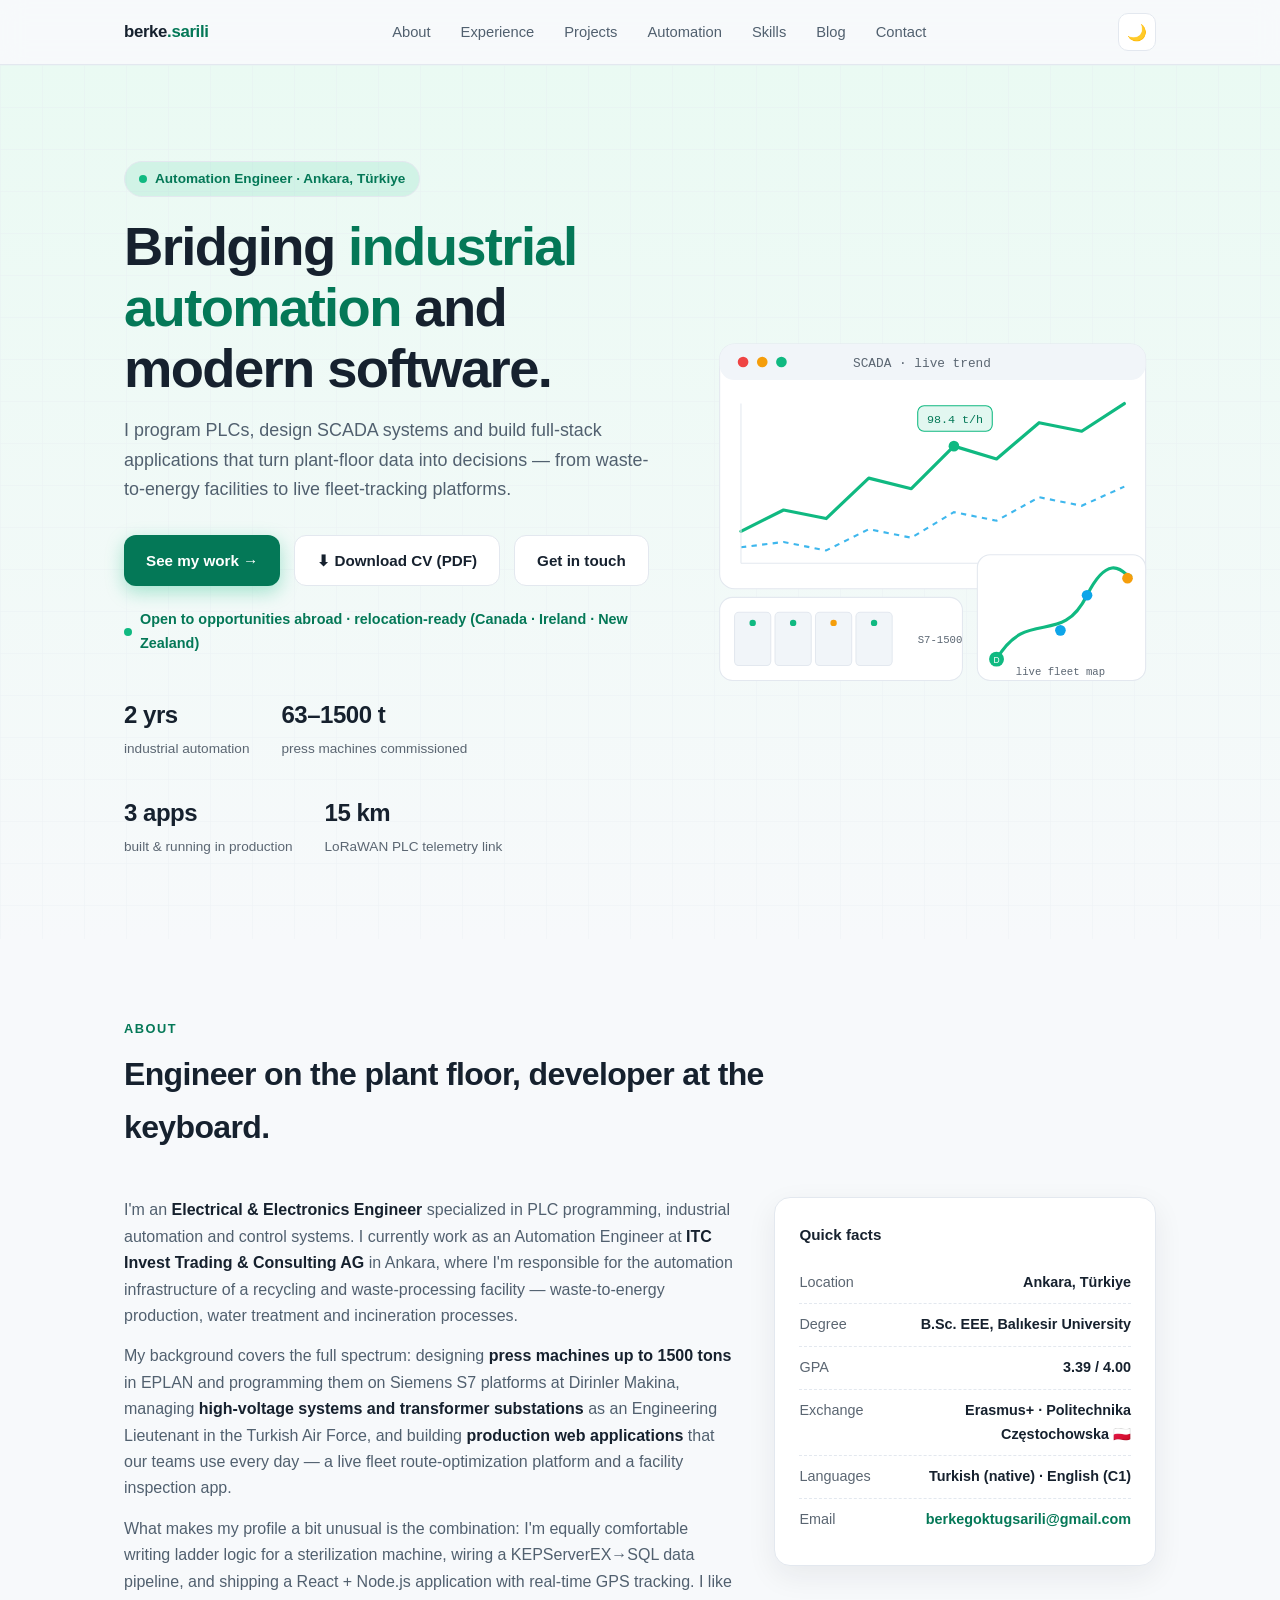
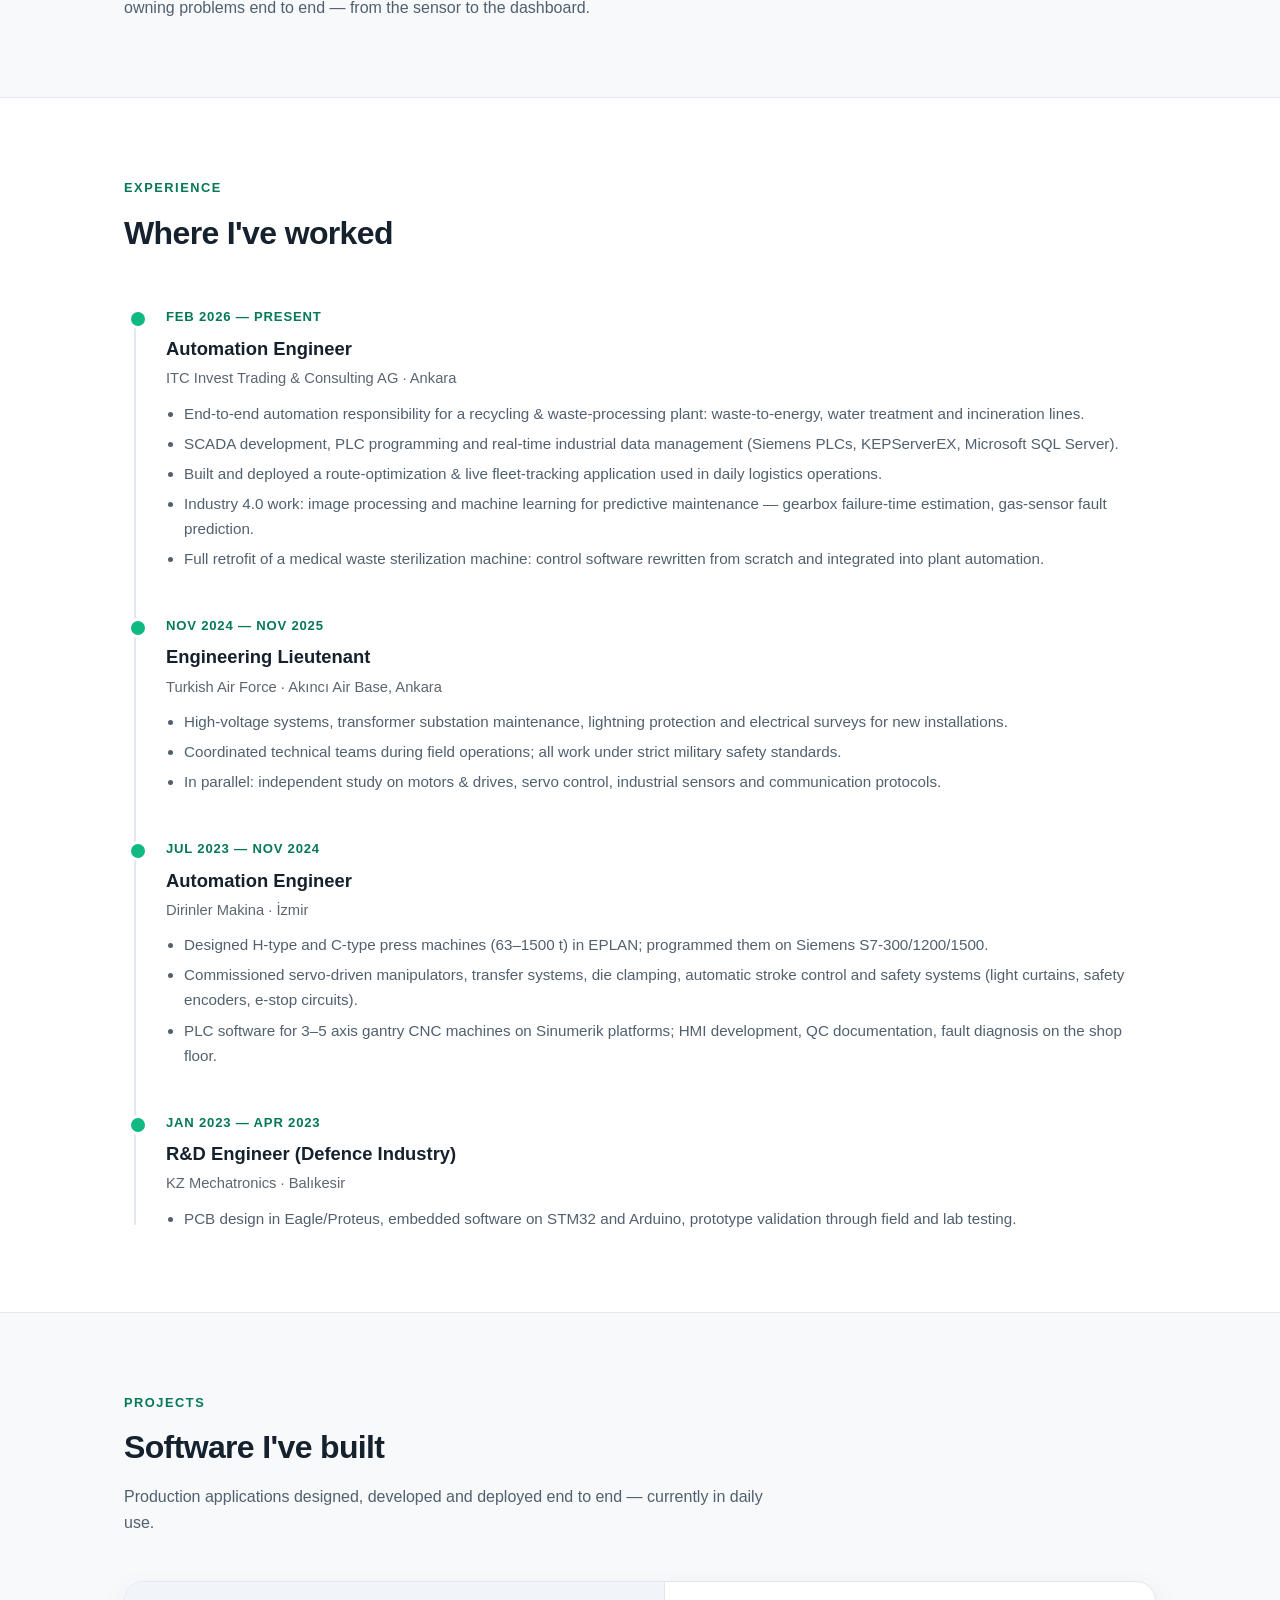
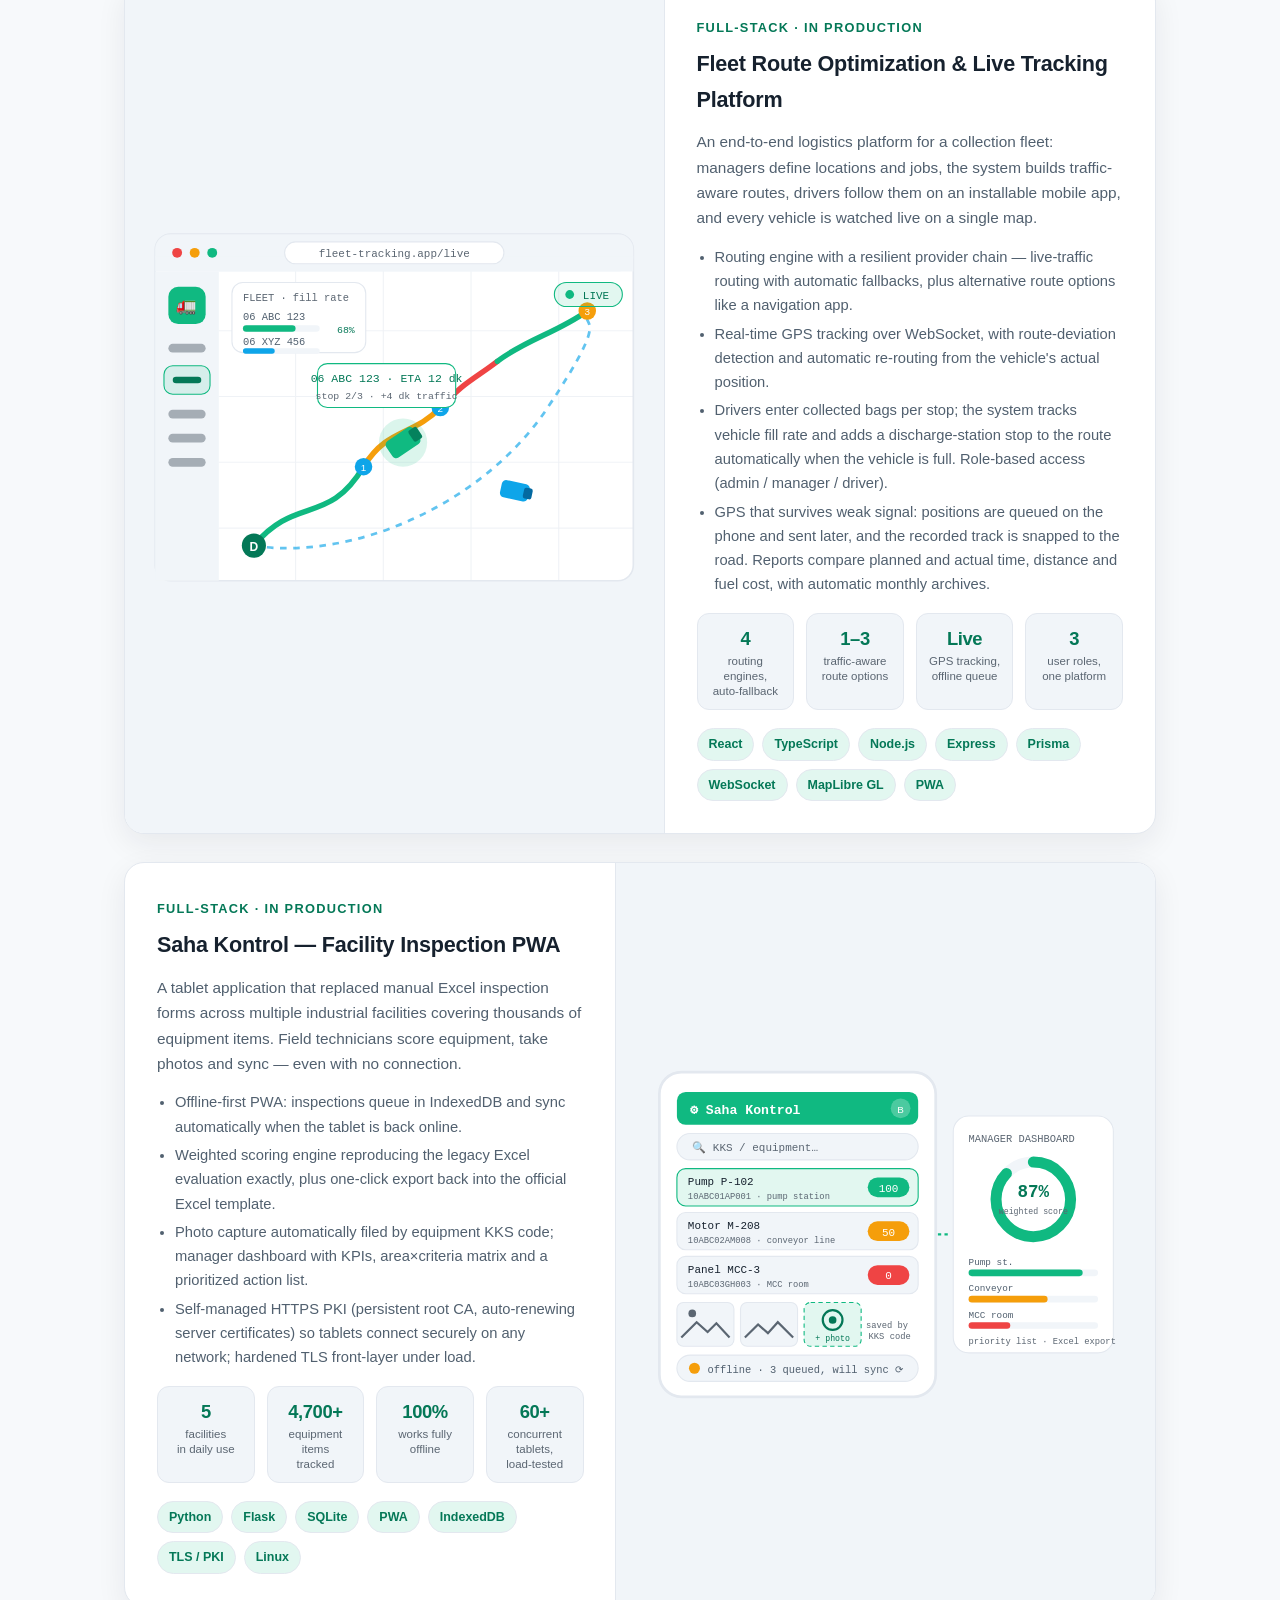
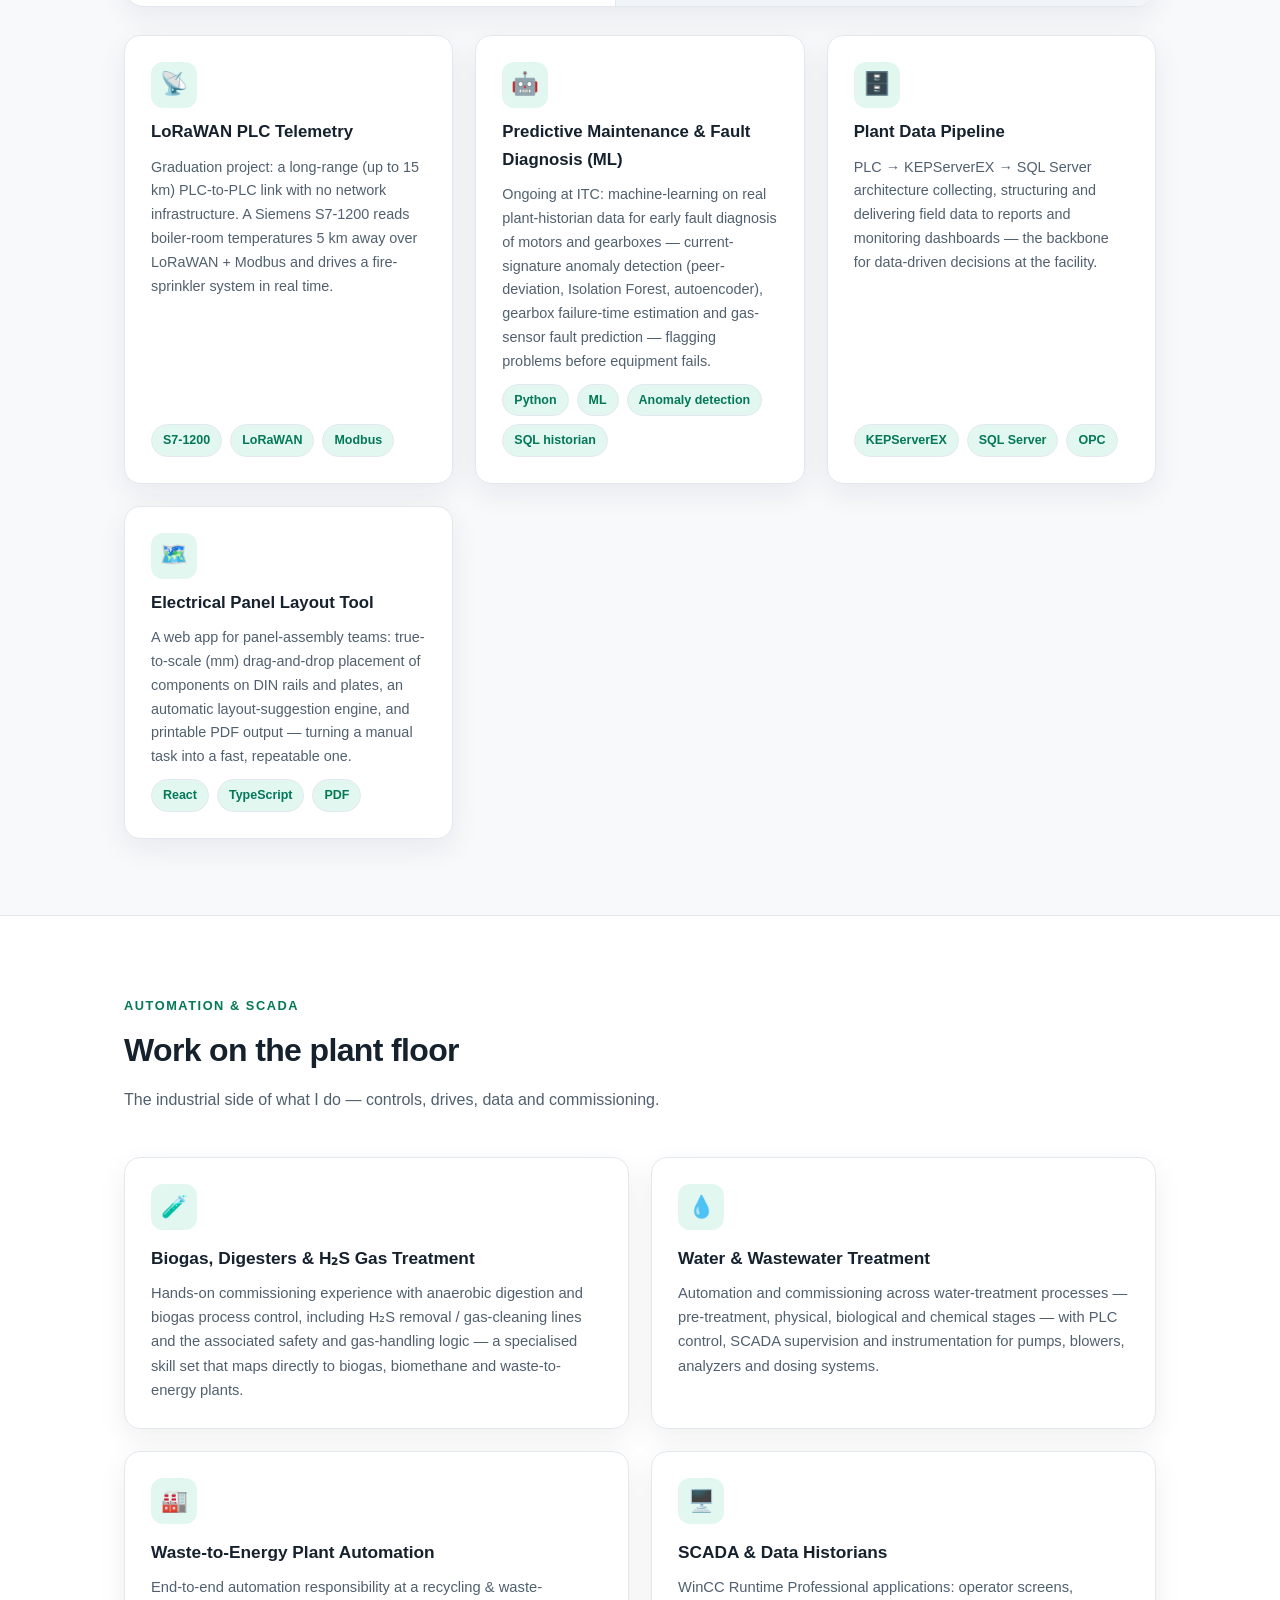
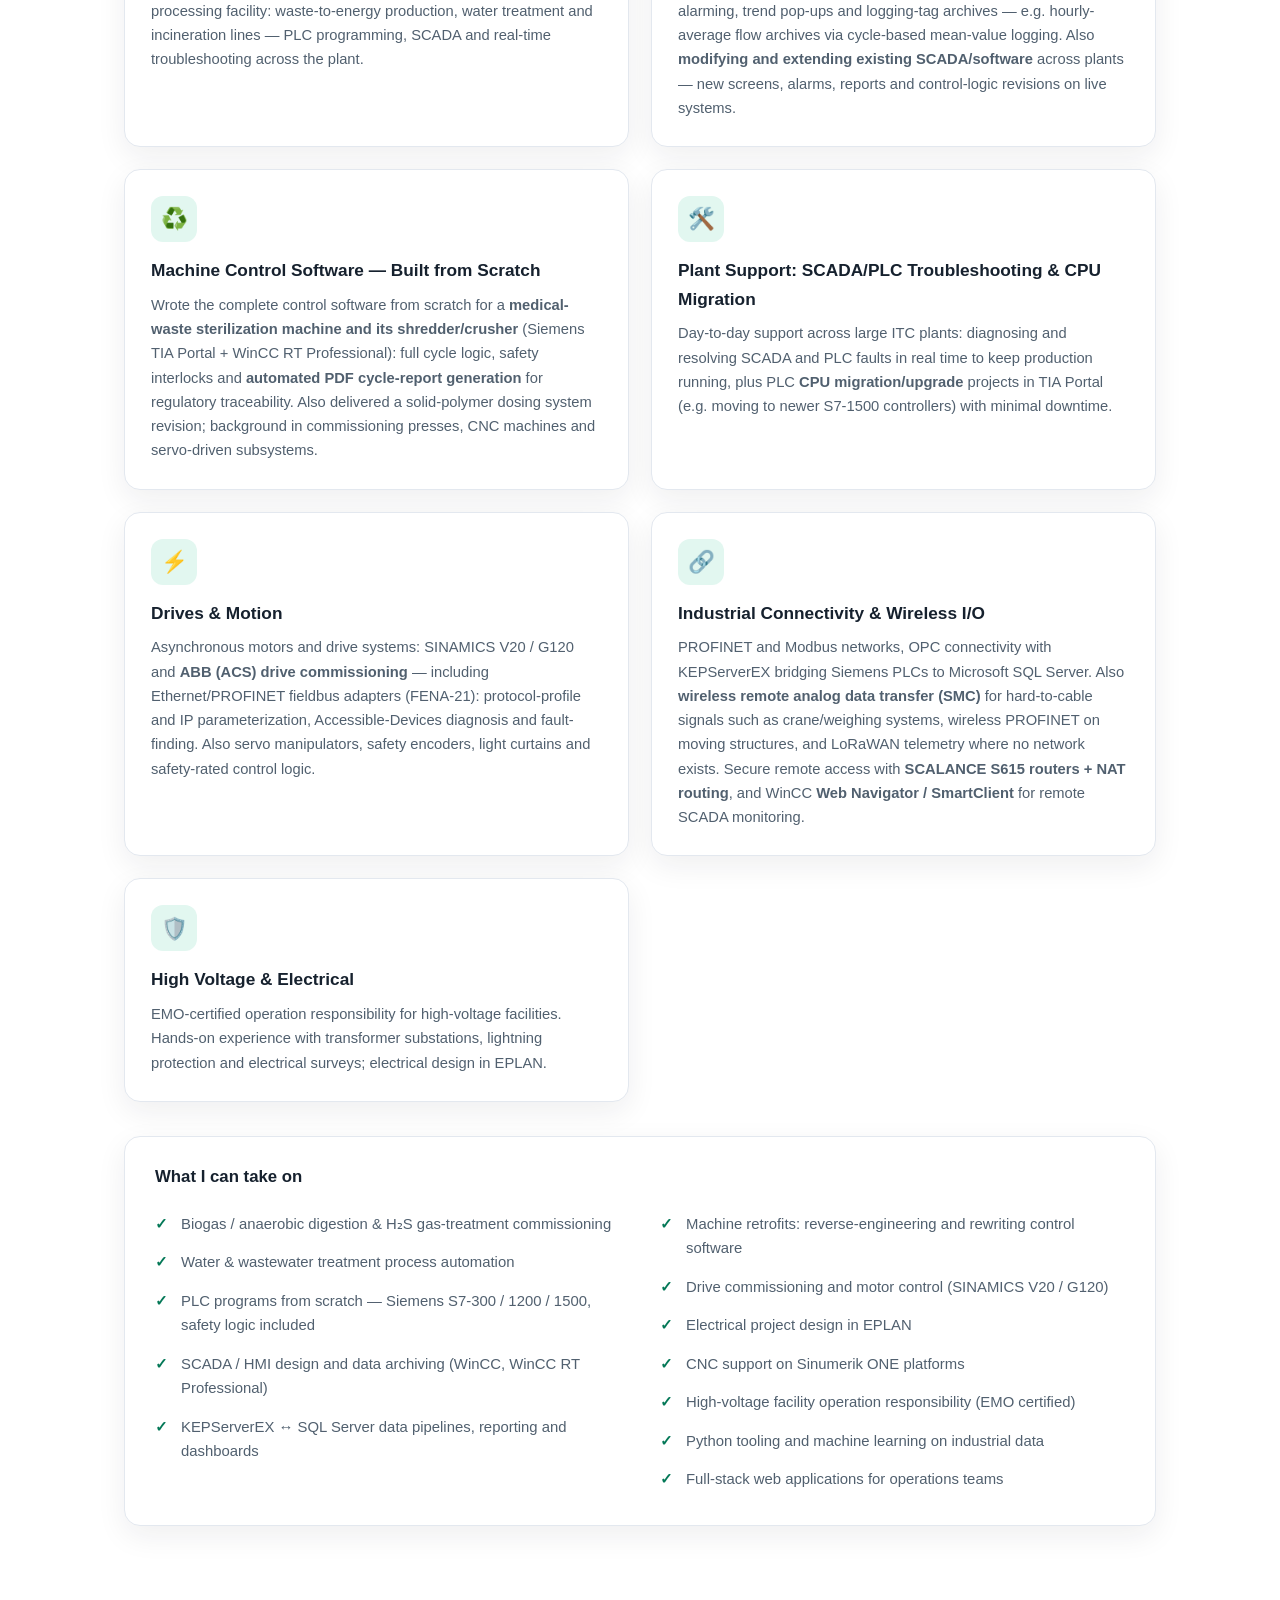
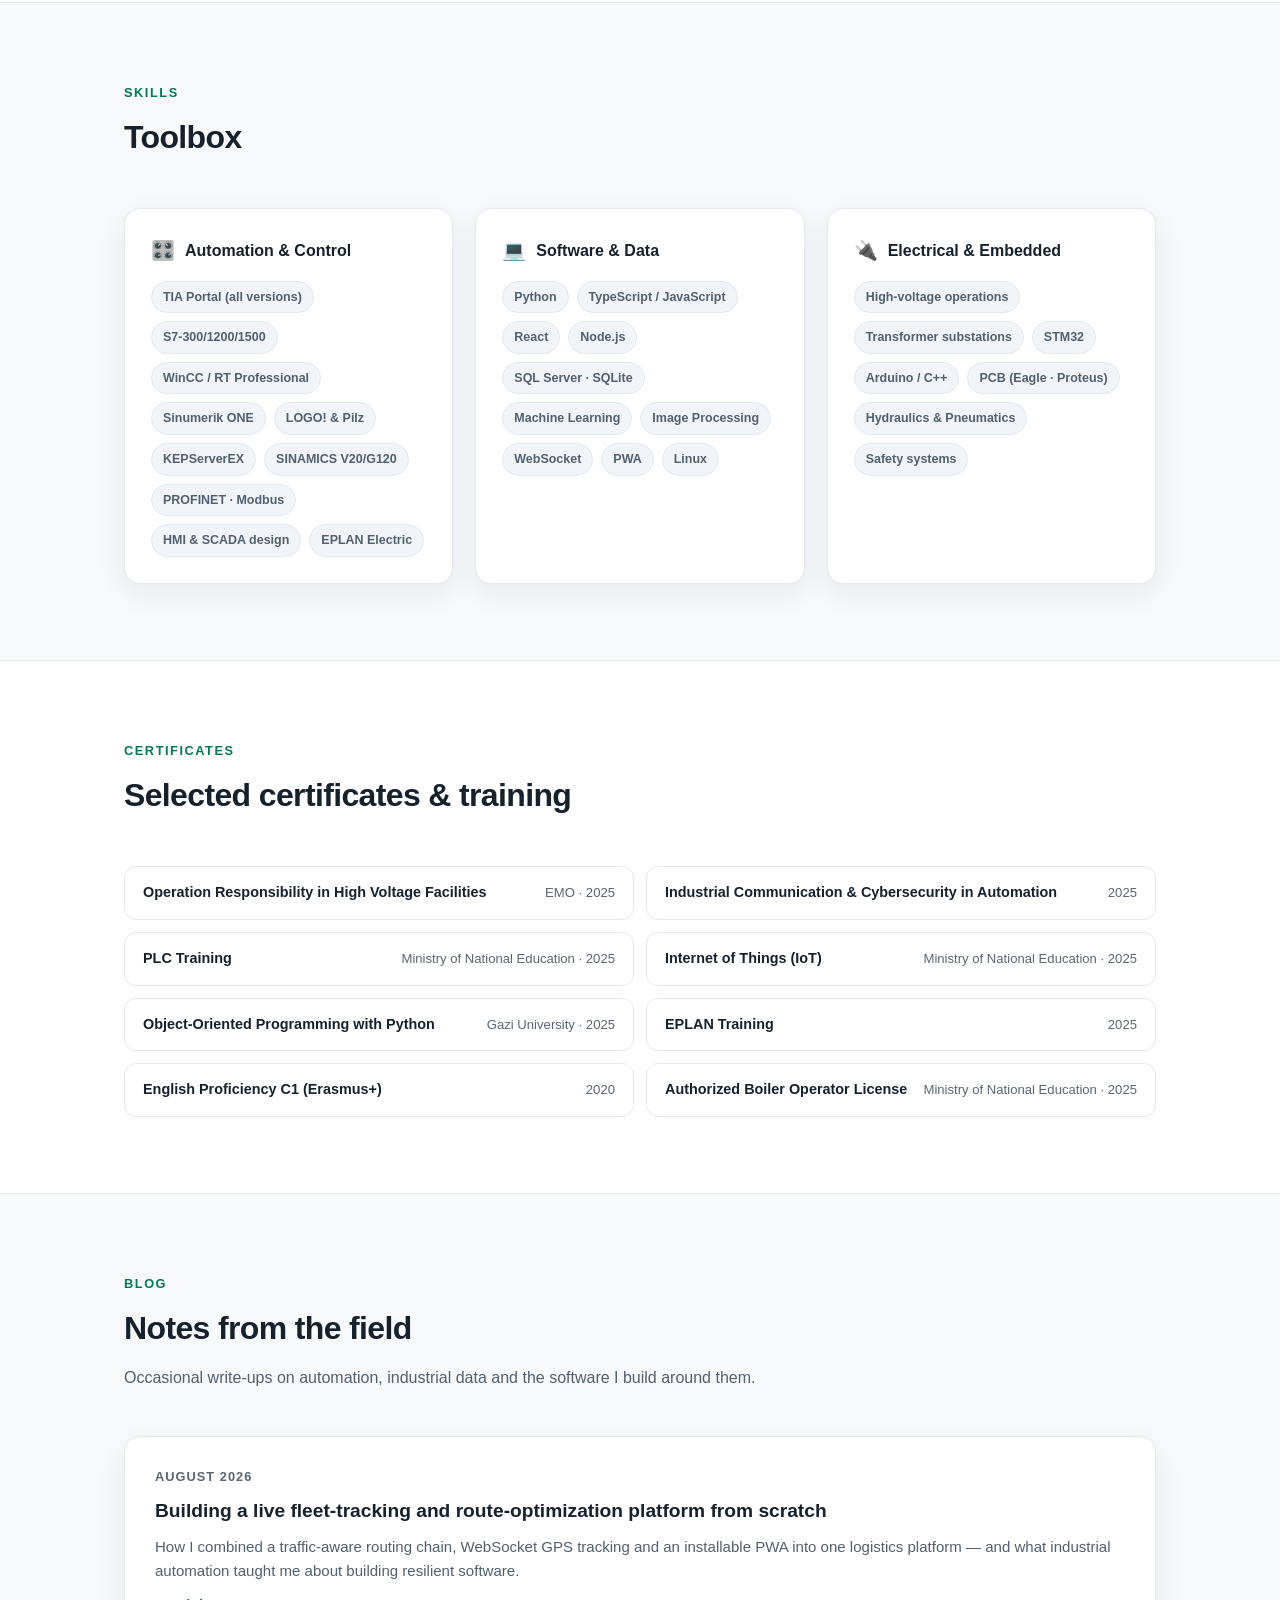
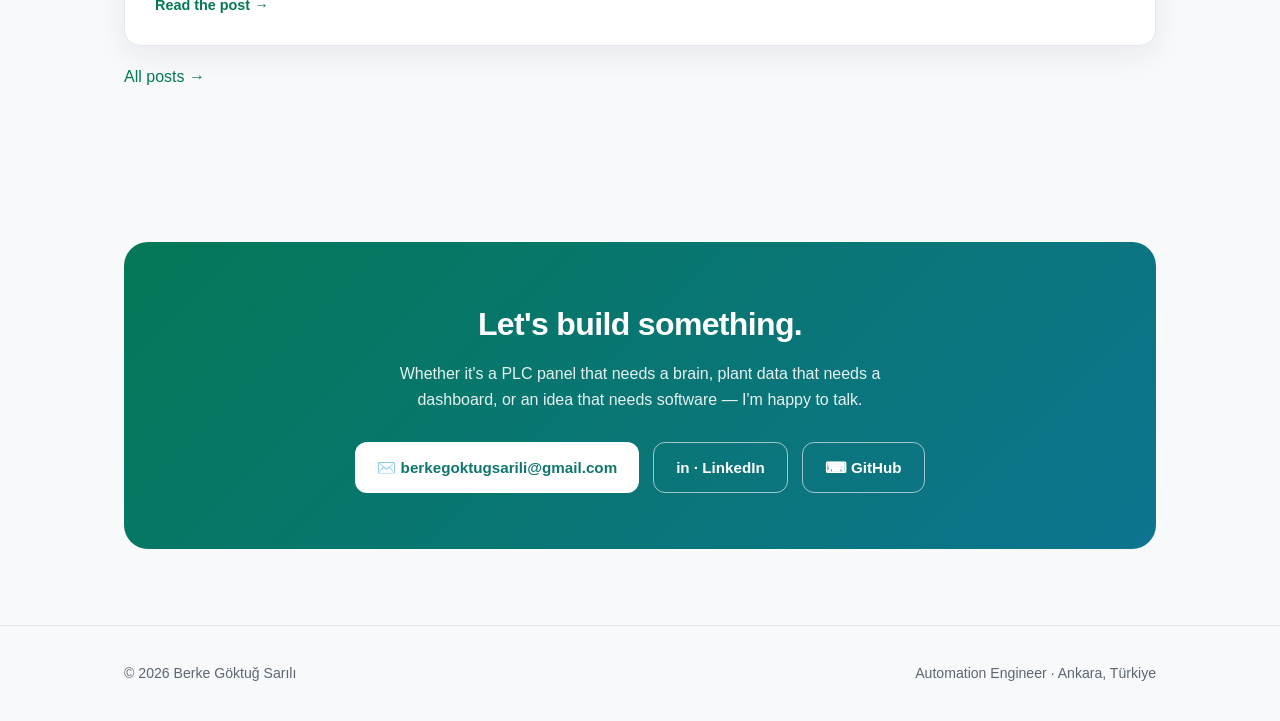
<file: index.html>
<!DOCTYPE html>
<html lang="en">
<head>
  <meta charset="UTF-8" />
  <meta name="viewport" content="width=device-width, initial-scale=1.0" />
  <title>Berke Göktuğ Sarılı — Automation Engineer</title>
  <meta name="description" content="Berke Göktuğ Sarılı — Automation Engineer in Ankara. PLC programming, SCADA systems, industrial data and full-stack software for operations." />
  <meta name="author" content="Berke Göktuğ Sarılı" />
  <meta name="theme-color" content="#f7f9fb" media="(prefers-color-scheme: light)" />
  <meta name="theme-color" content="#0b1220" media="(prefers-color-scheme: dark)" />
  <link rel="canonical" href="https://berkegoktugsarili.github.io/" />
  <!-- Open Graph (LinkedIn / social link previews) -->
  <meta property="og:type" content="website" />
  <meta property="og:site_name" content="Berke Göktuğ Sarılı" />
  <meta property="og:title" content="Berke Göktuğ Sarılı — Automation Engineer" />
  <meta property="og:description" content="Automation & SCADA engineer in Ankara. PLC programming, SCADA systems, industrial data and full-stack software — from waste-to-energy plants to live fleet-tracking platforms." />
  <meta property="og:url" content="https://berkegoktugsarili.github.io/" />
  <meta property="og:image" content="https://berkegoktugsarili.github.io/og.png" />
  <meta property="og:image:width" content="1200" />
  <meta property="og:image:height" content="630" />
  <meta name="twitter:card" content="summary_large_image" />
  <meta name="twitter:title" content="Berke Göktuğ Sarılı — Automation Engineer" />
  <meta name="twitter:description" content="Automation & SCADA engineer in Ankara — PLC, SCADA, industrial data & full-stack software." />
  <meta name="twitter:image" content="https://berkegoktugsarili.github.io/og.png" />
  <!-- JSON-LD: Person schema for Google / rich results -->
  <script type="application/ld+json">
  {
    "@context": "https://schema.org",
    "@type": "Person",
    "name": "Berke Göktuğ Sarılı",
    "jobTitle": "Automation & SCADA Engineer",
    "url": "https://berkegoktugsarili.github.io/",
    "email": "mailto:berkegoktugsarili@gmail.com",
    "address": { "@type": "PostalAddress", "addressLocality": "Ankara", "addressCountry": "TR" },
    "alumniOf": "Balıkesir University",
    "knowsAbout": ["PLC programming", "SCADA", "WinCC", "KEPServerEX", "Industrial automation", "Biogas & H2S gas treatment", "Machine learning", "Full-stack development"],
    "sameAs": [
      "https://www.linkedin.com/in/berkegoktugsarili/",
      "https://github.com/berkegoktugsarili"
    ]
  }
  </script>
  <!-- Set theme before first paint to avoid a flash of the wrong theme. -->
  <script>
    (function () {
      var s = localStorage.getItem("theme");
      var t = s || (window.matchMedia("(prefers-color-scheme: dark)").matches ? "dark" : "light");
      document.documentElement.setAttribute("data-theme", t);
    })();
  </script>
  <link rel="stylesheet" href="css/style.css" />
  <link rel="icon" href="favicon.svg" />
  <noscript><style>.reveal{opacity:1;transform:none}</style></noscript>
</head>
<body>

<a class="skip-link" href="#main">Skip to content</a>

<nav class="nav">
  <div class="container nav-inner">
    <a class="nav-logo" href="index.html">berke<span>.sarili</span></a>
    <ul class="nav-links" id="navLinks">
      <li><a href="#about">About</a></li>
      <li><a href="#experience">Experience</a></li>
      <li><a href="#projects">Projects</a></li>
      <li><a href="#automation">Automation</a></li>
      <li><a href="#skills">Skills</a></li>
      <li><a href="blog/index.html">Blog</a></li>
      <li><a href="#contact">Contact</a></li>
    </ul>
    <div>
      <button class="theme-btn" id="themeBtn" aria-label="Toggle theme">🌙</button>
      <button class="nav-toggle" id="navToggle" aria-label="Menu" aria-expanded="false" aria-controls="navLinks">☰</button>
    </div>
  </div>
</nav>

<main id="main">
<header class="hero">
  <svg class="hero-grid-bg" width="100%" height="100%" xmlns="http://www.w3.org/2000/svg" aria-hidden="true" focusable="false">
    <defs>
      <pattern id="grid" width="42" height="42" patternUnits="userSpaceOnUse">
        <path d="M 42 0 L 0 0 0 42" fill="none" stroke="var(--card-border)" stroke-width="1"/>
      </pattern>
    </defs>
    <rect width="100%" height="100%" fill="url(#grid)" />
  </svg>
  <div class="container hero-inner">
    <div class="hero-text">
      <span class="hero-kicker"><span class="dot"></span> Automation Engineer · Ankara, Türkiye</span>
      <h1>Bridging <em>industrial automation</em> and modern software.</h1>
      <p class="hero-sub">
        I program PLCs, design SCADA systems and build full-stack applications that turn
        plant-floor data into decisions — from waste-to-energy facilities to live fleet-tracking platforms.
      </p>
      <div class="hero-cta">
        <a class="btn btn-primary" href="#projects">See my work →</a>
        <a class="btn btn-ghost" href="cv/Berke-Goktug-Sarili-CV.pdf" download>⬇ Download CV (PDF)</a>
        <a class="btn btn-ghost" href="#contact">Get in touch</a>
      </div>
      <p class="hero-avail"><span class="dot"></span> Open to opportunities abroad · relocation-ready (Canada · Ireland · New Zealand)</p>
      <div class="hero-stats">
        <div class="stat"><b>2 yrs</b><span>industrial automation</span></div>
        <div class="stat"><b>63–1500 t</b><span>press machines commissioned</span></div>
        <div class="stat"><b>3 apps</b><span>built &amp; running in production</span></div>
        <div class="stat"><b>15 km</b><span>LoRaWAN PLC telemetry link</span></div>
      </div>
    </div>
    <div class="hero-art">
      <!-- Stylized control-room illustration: SCADA trend + route map -->
      <svg viewBox="0 0 420 340" xmlns="http://www.w3.org/2000/svg" role="img" aria-label="Illustration of a SCADA trend screen and a route map">
        <rect x="10" y="14" width="400" height="230" rx="14" fill="var(--card)" stroke="var(--card-border)"/>
        <rect x="10" y="14" width="400" height="34" rx="14" fill="var(--code-bg)"/>
        <circle cx="32" cy="31" r="5" fill="#ef4444"/><circle cx="50" cy="31" r="5" fill="#f59e0b"/><circle cx="68" cy="31" r="5" fill="var(--accent)"/>
        <text x="200" y="36" text-anchor="middle" font-family="monospace" font-size="12" fill="var(--text-faint)">SCADA · live trend</text>
        <polyline points="30,190 70,170 110,178 150,140 190,150 230,110 270,122 310,88 350,96 390,70"
                  fill="none" stroke="var(--accent)" stroke-width="3" stroke-linecap="round" stroke-linejoin="round"/>
        <polyline points="30,205 70,200 110,208 150,188 190,196 230,172 270,180 310,158 350,166 390,148"
                  fill="none" stroke="#0ea5e9" stroke-width="2" stroke-dasharray="5 5" opacity="0.8"/>
        <g stroke="var(--card-border)" stroke-width="1">
          <line x1="30" y1="70" x2="30" y2="220"/><line x1="30" y1="220" x2="395" y2="220"/>
        </g>
        <circle cx="230" cy="110" r="5" fill="var(--accent)"/>
        <rect x="196" y="72" width="70" height="24" rx="6" fill="var(--accent-soft)" stroke="var(--accent)"/>
        <text x="231" y="88" text-anchor="middle" font-family="monospace" font-size="11" fill="var(--accent-strong)">98.4 t/h</text>
        <!-- route mini-map -->
        <rect x="252" y="212" width="158" height="118" rx="12" fill="var(--card)" stroke="var(--card-border)"/>
        <path d="M270 310 C 300 260, 330 300, 355 250 S 395 240, 396 232" fill="none" stroke="var(--accent)" stroke-width="3" stroke-linecap="round"/>
        <circle cx="270" cy="310" r="7" fill="var(--accent)"/>
        <text x="270" y="314" text-anchor="middle" font-size="8" fill="#fff">D</text>
        <circle cx="330" cy="283" r="5" fill="#0ea5e9"/>
        <circle cx="355" cy="250" r="5" fill="#0ea5e9"/>
        <circle cx="393" cy="234" r="5" fill="#f59e0b"/>
        <text x="330" y="325" text-anchor="middle" font-family="monospace" font-size="10" fill="var(--text-faint)">live fleet map</text>
        <!-- PLC rack -->
        <rect x="10" y="252" width="228" height="78" rx="12" fill="var(--card)" stroke="var(--card-border)"/>
        <rect x="24" y="266" width="34" height="50" rx="4" fill="var(--code-bg)" stroke="var(--card-border)"/>
        <rect x="62" y="266" width="34" height="50" rx="4" fill="var(--code-bg)" stroke="var(--card-border)"/>
        <rect x="100" y="266" width="34" height="50" rx="4" fill="var(--code-bg)" stroke="var(--card-border)"/>
        <rect x="138" y="266" width="34" height="50" rx="4" fill="var(--code-bg)" stroke="var(--card-border)"/>
        <circle cx="41" cy="276" r="3" fill="var(--accent)"/><circle cx="79" cy="276" r="3" fill="var(--accent)"/>
        <circle cx="117" cy="276" r="3" fill="#f59e0b"/><circle cx="155" cy="276" r="3" fill="var(--accent)"/>
        <text x="196" y="295" font-family="monospace" font-size="10" fill="var(--text-faint)">S7-1500</text>
      </svg>
    </div>
  </div>
</header>

<section id="about">
  <div class="container">
    <div class="sec-head reveal">
      <span class="tag">About</span>
      <h2>Engineer on the plant floor, developer at the keyboard.</h2>
    </div>
    <div class="about-grid">
      <div class="reveal">
        <p>
          I'm an <strong>Electrical &amp; Electronics Engineer</strong> specialized in PLC programming, industrial
          automation and control systems. I currently work as an Automation Engineer at
          <strong>ITC Invest Trading &amp; Consulting AG</strong> in Ankara, where I'm responsible for the automation
          infrastructure of a recycling and waste-processing facility — waste-to-energy production, water
          treatment and incineration processes.
        </p>
        <p>
          My background covers the full spectrum: designing <strong>press machines up to 1500 tons</strong> in EPLAN and
          programming them on Siemens S7 platforms at Dirinler Makina, managing <strong>high-voltage systems and
          transformer substations</strong> as an Engineering Lieutenant in the Turkish Air Force, and building
          <strong>production web applications</strong> that our teams use every day — a live fleet route-optimization
          platform and a facility inspection app.
        </p>
        <p>
          What makes my profile a bit unusual is the combination: I'm equally comfortable writing ladder logic
          for a sterilization machine, wiring a KEPServerEX→SQL data pipeline, and shipping a React + Node.js
          application with real-time GPS tracking. I like owning problems end to end — from the sensor to the dashboard.
        </p>
      </div>
      <div class="fact-card reveal">
        <h3>Quick facts</h3>
        <ul>
          <li><span>Location</span><span>Ankara, Türkiye</span></li>
          <li><span>Degree</span><span>B.Sc. EEE, Balıkesir University</span></li>
          <li><span>GPA</span><span>3.39 / 4.00</span></li>
          <li><span>Exchange</span><span>Erasmus+ · Politechnika Częstochowska 🇵🇱</span></li>
          <li><span>Languages</span><span>Turkish (native) · English (C1)</span></li>
          <li><span>Email</span><span><a href="mailto:berkegoktugsarili@gmail.com">berkegoktugsarili@gmail.com</a></span></li>
        </ul>
      </div>
    </div>
  </div>
</section>

<section id="experience" class="alt">
  <div class="container">
    <div class="sec-head reveal">
      <span class="tag">Experience</span>
      <h2>Where I've worked</h2>
    </div>
    <div class="timeline">
      <div class="tl-item reveal">
        <span class="tl-date">Feb 2026 — Present</span>
        <h3>Automation Engineer</h3>
        <div class="tl-org">ITC Invest Trading &amp; Consulting AG · Ankara</div>
        <ul>
          <li>End-to-end automation responsibility for a recycling &amp; waste-processing plant: waste-to-energy, water treatment and incineration lines.</li>
          <li>SCADA development, PLC programming and real-time industrial data management (Siemens PLCs, KEPServerEX, Microsoft SQL Server).</li>
          <li>Built and deployed a route-optimization &amp; live fleet-tracking application used in daily logistics operations.</li>
          <li>Industry 4.0 work: image processing and machine learning for predictive maintenance — gearbox failure-time estimation, gas-sensor fault prediction.</li>
          <li>Full retrofit of a medical waste sterilization machine: control software rewritten from scratch and integrated into plant automation.</li>
        </ul>
      </div>
      <div class="tl-item reveal">
        <span class="tl-date">Nov 2024 — Nov 2025</span>
        <h3>Engineering Lieutenant</h3>
        <div class="tl-org">Turkish Air Force · Akıncı Air Base, Ankara</div>
        <ul>
          <li>High-voltage systems, transformer substation maintenance, lightning protection and electrical surveys for new installations.</li>
          <li>Coordinated technical teams during field operations; all work under strict military safety standards.</li>
          <li>In parallel: independent study on motors &amp; drives, servo control, industrial sensors and communication protocols.</li>
        </ul>
      </div>
      <div class="tl-item reveal">
        <span class="tl-date">Jul 2023 — Nov 2024</span>
        <h3>Automation Engineer</h3>
        <div class="tl-org">Dirinler Makina · İzmir</div>
        <ul>
          <li>Designed H-type and C-type press machines (63–1500 t) in EPLAN; programmed them on Siemens S7-300/1200/1500.</li>
          <li>Commissioned servo-driven manipulators, transfer systems, die clamping, automatic stroke control and safety systems (light curtains, safety encoders, e-stop circuits).</li>
          <li>PLC software for 3–5 axis gantry CNC machines on Sinumerik platforms; HMI development, QC documentation, fault diagnosis on the shop floor.</li>
        </ul>
      </div>
      <div class="tl-item reveal">
        <span class="tl-date">Jan 2023 — Apr 2023</span>
        <h3>R&amp;D Engineer (Defence Industry)</h3>
        <div class="tl-org">KZ Mechatronics · Balıkesir</div>
        <ul>
          <li>PCB design in Eagle/Proteus, embedded software on STM32 and Arduino, prototype validation through field and lab testing.</li>
        </ul>
      </div>
    </div>
  </div>
</section>

<section id="projects">
  <div class="container">
    <div class="sec-head reveal">
      <span class="tag">Projects</span>
      <h2>Software I've built</h2>
      <p>Production applications designed, developed and deployed end to end — currently in daily use.</p>
    </div>

    <div class="proj-featured">
      <article class="proj-card reveal">
        <div class="proj-art">
          <svg viewBox="0 0 440 320" xmlns="http://www.w3.org/2000/svg" role="img" aria-label="Fleet tracking application screen: live map with routes, vehicles and fleet panel">
            <!-- browser window -->
            <rect x="2" y="2" width="436" height="316" rx="14" fill="var(--card)" stroke="var(--card-border)" stroke-width="1.5"/>
            <rect x="2" y="2" width="436" height="34" rx="14" fill="var(--code-bg)"/>
            <rect x="2" y="22" width="436" height="14" fill="var(--code-bg)"/>
            <circle cx="22" cy="19" r="4.5" fill="#ef4444"/><circle cx="38" cy="19" r="4.5" fill="#f59e0b"/><circle cx="54" cy="19" r="4.5" fill="var(--accent)"/>
            <rect x="120" y="9" width="200" height="20" rx="10" fill="var(--card)" stroke="var(--card-border)"/>
            <text x="220" y="23" text-anchor="middle" font-family="monospace" font-size="10" fill="var(--text-faint)">fleet-tracking.app/live</text>
            <!-- sidebar -->
            <rect x="2" y="36" width="58" height="282" fill="var(--code-bg)"/>
            <rect x="14" y="50" width="34" height="34" rx="9" fill="var(--accent)"/>
            <text x="31" y="72" text-anchor="middle" font-size="15" fill="#fff">🚛</text>
            <rect x="14" y="102" width="34" height="8" rx="4" fill="var(--text-faint)" opacity="0.5"/>
            <rect x="10" y="122" width="42" height="26" rx="8" fill="var(--accent-soft)" stroke="var(--accent)"/>
            <rect x="18" y="132" width="26" height="6" rx="3" fill="var(--accent-strong)"/>
            <rect x="14" y="162" width="34" height="8" rx="4" fill="var(--text-faint)" opacity="0.5"/>
            <rect x="14" y="184" width="34" height="8" rx="4" fill="var(--text-faint)" opacity="0.5"/>
            <rect x="14" y="206" width="34" height="8" rx="4" fill="var(--text-faint)" opacity="0.5"/>
            <!-- map canvas -->
            <g stroke="var(--card-border)" stroke-width="1" opacity="0.55">
              <line x1="60" y1="90" x2="438" y2="90"/><line x1="60" y1="150" x2="438" y2="150"/>
              <line x1="60" y1="210" x2="438" y2="210"/><line x1="60" y1="270" x2="438" y2="270"/>
              <line x1="130" y1="36" x2="130" y2="318"/><line x1="210" y1="36" x2="210" y2="318"/>
              <line x1="290" y1="36" x2="290" y2="318"/><line x1="370" y1="36" x2="370" y2="318"/>
            </g>
            <!-- route with traffic colouring: green → amber → red → green -->
            <path d="M92 286 C 130 240, 160 268, 192 214" fill="none" stroke="var(--accent)" stroke-width="5" stroke-linecap="round"/>
            <path d="M192 214 C 214 178, 238 186, 262 160" fill="none" stroke="#f59e0b" stroke-width="5" stroke-linecap="round"/>
            <path d="M262 160 C 282 138, 296 132, 314 118" fill="none" stroke="#ef4444" stroke-width="5" stroke-linecap="round"/>
            <path d="M314 118 C 340 98, 368 92, 396 72" fill="none" stroke="var(--accent)" stroke-width="5" stroke-linecap="round"/>
            <!-- alternative route -->
            <path d="M92 286 C 180 300, 300 250, 360 160 S 390 90, 396 72" fill="none" stroke="#0ea5e9" stroke-width="2.5" stroke-dasharray="6 6" opacity="0.65"/>
            <!-- depot + stops -->
            <circle cx="92" cy="286" r="11" fill="var(--accent-strong)"/>
            <text x="92" y="291" text-anchor="middle" font-size="11" fill="#fff" font-weight="bold">D</text>
            <circle cx="192" cy="214" r="8" fill="#0ea5e9"/><text x="192" y="218" text-anchor="middle" font-size="9" fill="#fff">1</text>
            <circle cx="262" cy="160" r="8" fill="#0ea5e9"/><text x="262" y="164" text-anchor="middle" font-size="9" fill="#fff">2</text>
            <circle cx="396" cy="72" r="8" fill="#f59e0b"/><text x="396" y="76" text-anchor="middle" font-size="9" fill="#fff">3</text>
            <!-- vehicles -->
            <g transform="translate(228,192) rotate(-34)">
              <rect x="-15" y="-9" width="30" height="18" rx="4" fill="var(--accent)"/>
              <rect x="9" y="-6" width="9" height="12" rx="2" fill="var(--accent-strong)"/>
            </g>
            <circle cx="228" cy="192" r="22" fill="var(--accent)" opacity="0.15"/>
            <g transform="translate(330,236) rotate(12)">
              <rect x="-13" y="-8" width="26" height="16" rx="4" fill="#0ea5e9"/>
              <rect x="8" y="-5" width="8" height="10" rx="2" fill="#0369a1"/>
            </g>
            <!-- ETA tooltip -->
            <rect x="150" y="120" width="126" height="40" rx="9" fill="var(--card)" stroke="var(--accent)"/>
            <text x="213" y="137" text-anchor="middle" font-family="monospace" font-size="10.5" fill="var(--accent-strong)">06 ABC 123 · ETA 12 dk</text>
            <text x="213" y="152" text-anchor="middle" font-family="monospace" font-size="9" fill="var(--text-faint)">stop 2/3 · +4 dk traffic</text>
            <!-- live badge -->
            <rect x="366" y="46" width="62" height="22" rx="11" fill="var(--accent-soft)" stroke="var(--accent)"/>
            <circle cx="380" cy="57" r="4" fill="var(--accent)"/>
            <text x="404" y="61" text-anchor="middle" font-family="monospace" font-size="10" fill="var(--accent-strong)">LIVE</text>
            <!-- fleet panel -->
            <rect x="72" y="46" width="122" height="64" rx="10" fill="var(--card)" stroke="var(--card-border)"/>
            <text x="82" y="63" font-family="monospace" font-size="9.5" fill="var(--text-faint)">FLEET · fill rate</text>
            <text x="82" y="80" font-family="monospace" font-size="9.5" fill="var(--text-soft)">06 ABC 123</text>
            <rect x="82" y="85" width="70" height="6" rx="3" fill="var(--code-bg)"/>
            <rect x="82" y="85" width="48" height="6" rx="3" fill="var(--accent)"/>
            <text x="184" y="92" text-anchor="end" font-family="monospace" font-size="9" fill="var(--accent-strong)">68%</text>
            <text x="82" y="103" font-family="monospace" font-size="9.5" fill="var(--text-soft)">06 XYZ 456</text>
            <rect x="82" y="106" width="70" height="5" rx="2.5" fill="var(--code-bg)"/>
            <rect x="82" y="106" width="29" height="5" rx="2.5" fill="#0ea5e9"/>
          </svg>
        </div>
        <div class="proj-body">
          <span class="role">Full-stack · in production</span>
          <h3>Fleet Route Optimization &amp; Live Tracking Platform</h3>
          <p>
            An end-to-end logistics platform for a collection fleet: managers define locations and jobs, the
            system builds traffic-aware routes, drivers follow them on an installable mobile app, and every
            vehicle is watched live on a single map.
          </p>
          <ul>
            <li>Routing engine with a resilient provider chain — live-traffic routing with automatic fallbacks, plus alternative route options like a navigation app.</li>
            <li>Real-time GPS tracking over WebSocket, with route-deviation detection and automatic re-routing from the vehicle's actual position.</li>
            <li>Drivers enter collected bags per stop; the system tracks vehicle fill rate and adds a discharge-station stop to the route automatically when the vehicle is full. Role-based access (admin / manager / driver).</li>
            <li>GPS that survives weak signal: positions are queued on the phone and sent later, and the recorded track is snapped to the road. Reports compare planned and actual time, distance and fuel cost, with automatic monthly archives.</li>
          </ul>
          <div class="proj-stats">
            <div class="ps"><b>4</b><span>routing engines,<br/>auto-fallback</span></div>
            <div class="ps"><b>1–3</b><span>traffic-aware<br/>route options</span></div>
            <div class="ps"><b>Live</b><span>GPS tracking,<br/>offline queue</span></div>
            <div class="ps"><b>3</b><span>user roles,<br/>one platform</span></div>
          </div>
          <div class="chips">
            <span class="chip">React</span><span class="chip">TypeScript</span><span class="chip">Node.js</span>
            <span class="chip">Express</span><span class="chip">Prisma</span><span class="chip">WebSocket</span>
            <span class="chip">MapLibre GL</span><span class="chip">PWA</span>
          </div>
        </div>
      </article>

      <article class="proj-card reveal">
        <div class="proj-art">
          <svg viewBox="0 0 440 320" xmlns="http://www.w3.org/2000/svg" role="img" aria-label="Tablet inspection app screen with equipment checklist, photo capture and manager dashboard">
            <!-- tablet -->
            <rect x="14" y="12" width="252" height="296" rx="20" fill="var(--card)" stroke="var(--card-border)" stroke-width="2.5"/>
            <rect x="30" y="30" width="220" height="30" rx="8" fill="var(--accent)"/>
            <text x="42" y="50" font-family="monospace" font-size="12" fill="#fff" font-weight="bold">⚙ Saha Kontrol</text>
            <circle cx="234" cy="45" r="9" fill="rgba(255,255,255,0.25)"/>
            <text x="234" y="49" text-anchor="middle" font-size="9" fill="#fff">B</text>
            <!-- search -->
            <rect x="30" y="68" width="220" height="24" rx="12" fill="var(--code-bg)" stroke="var(--card-border)"/>
            <text x="44" y="84" font-family="monospace" font-size="10" fill="var(--text-faint)">🔍 KKS / equipment…</text>
            <!-- equipment rows: score pills 100 / 50 / 0 -->
            <g font-family="monospace" font-size="10">
              <rect x="30" y="100" width="220" height="34" rx="8" fill="var(--accent-soft)" stroke="var(--accent)"/>
              <text x="40" y="115" fill="var(--text)">Pump P-102</text>
              <text x="40" y="128" font-size="8" fill="var(--text-faint)">10ABC01AP001 · pump station</text>
              <rect x="204" y="108" width="38" height="18" rx="9" fill="var(--accent)"/>
              <text x="223" y="121" text-anchor="middle" fill="#fff">100</text>
              <rect x="30" y="140" width="220" height="34" rx="8" fill="var(--code-bg)" stroke="var(--card-border)"/>
              <text x="40" y="155" fill="var(--text)">Motor M-208</text>
              <text x="40" y="168" font-size="8" fill="var(--text-faint)">10ABC02AM008 · conveyor line</text>
              <rect x="204" y="148" width="38" height="18" rx="9" fill="#f59e0b"/>
              <text x="223" y="161" text-anchor="middle" fill="#fff">50</text>
              <rect x="30" y="180" width="220" height="34" rx="8" fill="var(--code-bg)" stroke="var(--card-border)"/>
              <text x="40" y="195" fill="var(--text)">Panel MCC-3</text>
              <text x="40" y="208" font-size="8" fill="var(--text-faint)">10ABC03GH003 · MCC room</text>
              <rect x="204" y="188" width="38" height="18" rx="9" fill="#ef4444"/>
              <text x="223" y="201" text-anchor="middle" fill="#fff">0</text>
            </g>
            <!-- photo strip -->
            <rect x="30" y="222" width="52" height="40" rx="6" fill="var(--code-bg)" stroke="var(--card-border)"/>
            <path d="M34 254 l14 -14 10 9 8 -8 12 13" fill="none" stroke="var(--text-faint)" stroke-width="2"/>
            <circle cx="44" cy="232" r="3.5" fill="var(--text-faint)"/>
            <rect x="88" y="222" width="52" height="40" rx="6" fill="var(--code-bg)" stroke="var(--card-border)"/>
            <path d="M92 254 l12 -12 9 8 9 -10 14 14" fill="none" stroke="var(--text-faint)" stroke-width="2"/>
            <rect x="146" y="222" width="52" height="40" rx="6" fill="var(--accent-soft)" stroke="var(--accent)" stroke-dasharray="4 3"/>
            <circle cx="172" cy="238" r="9" fill="none" stroke="var(--accent-strong)" stroke-width="2"/>
            <circle cx="172" cy="238" r="3.5" fill="var(--accent-strong)"/>
            <text x="172" y="257" text-anchor="middle" font-family="monospace" font-size="7.5" fill="var(--accent-strong)">+ photo</text>
            <text x="224" y="245" text-anchor="middle" font-family="monospace" font-size="8" fill="var(--text-faint)">saved by
              <tspan x="224" dy="10">KKS code</tspan></text>
            <!-- offline sync bar -->
            <rect x="30" y="270" width="220" height="24" rx="12" fill="var(--code-bg)" stroke="var(--card-border)"/>
            <circle cx="46" cy="282" r="5" fill="#f59e0b"/>
            <text x="58" y="286" font-family="monospace" font-size="9.5" fill="var(--text-soft)">offline · 3 queued, will sync ⟳</text>
            <!-- manager dashboard card -->
            <rect x="282" y="52" width="146" height="216" rx="14" fill="var(--card)" stroke="var(--card-border)"/>
            <text x="296" y="76" font-family="monospace" font-size="9.5" fill="var(--text-faint)">MANAGER DASHBOARD</text>
            <!-- donut 87% -->
            <circle cx="355" cy="128" r="34" fill="none" stroke="var(--code-bg)" stroke-width="10"/>
            <circle cx="355" cy="128" r="34" fill="none" stroke="var(--accent)" stroke-width="10"
                    stroke-dasharray="186 214" stroke-linecap="round" transform="rotate(-90 355 128)"/>
            <text x="355" y="126" text-anchor="middle" font-family="monospace" font-size="16" fill="var(--accent-strong)" font-weight="bold">87%</text>
            <text x="355" y="141" text-anchor="middle" font-family="monospace" font-size="7.5" fill="var(--text-faint)">weighted score</text>
            <!-- bars per area -->
            <g font-family="monospace" font-size="8.5">
              <text x="296" y="188" fill="var(--text-soft)">Pump st.</text>
              <rect x="296" y="192" width="118" height="6" rx="3" fill="var(--code-bg)"/>
              <rect x="296" y="192" width="104" height="6" rx="3" fill="var(--accent)"/>
              <text x="296" y="212" fill="var(--text-soft)">Conveyor</text>
              <rect x="296" y="216" width="118" height="6" rx="3" fill="var(--code-bg)"/>
              <rect x="296" y="216" width="72" height="6" rx="3" fill="#f59e0b"/>
              <text x="296" y="236" fill="var(--text-soft)">MCC room</text>
              <rect x="296" y="240" width="118" height="6" rx="3" fill="var(--code-bg)"/>
              <rect x="296" y="240" width="38" height="6" rx="3" fill="#ef4444"/>
            </g>
            <text x="296" y="260" font-family="monospace" font-size="8" fill="var(--text-faint)">priority list · Excel export</text>
            <!-- export arrow tablet -> dashboard -->
            <path d="M268 160 h10" stroke="var(--accent)" stroke-width="2" stroke-dasharray="3 3"/>
          </svg>
        </div>
        <div class="proj-body">
          <span class="role">Full-stack · in production</span>
          <h3>Saha Kontrol — Facility Inspection PWA</h3>
          <p>
            A tablet application that replaced manual Excel inspection forms across multiple industrial
            facilities covering thousands of equipment items. Field technicians score equipment, take photos
            and sync — even with no connection.
          </p>
          <ul>
            <li>Offline-first PWA: inspections queue in IndexedDB and sync automatically when the tablet is back online.</li>
            <li>Weighted scoring engine reproducing the legacy Excel evaluation exactly, plus one-click export back into the official Excel template.</li>
            <li>Photo capture automatically filed by equipment KKS code; manager dashboard with KPIs, area×criteria matrix and a prioritized action list.</li>
            <li>Self-managed HTTPS PKI (persistent root CA, auto-renewing server certificates) so tablets connect securely on any network; hardened TLS front-layer under load.</li>
          </ul>
          <div class="proj-stats">
            <div class="ps"><b>5</b><span>facilities<br/>in daily use</span></div>
            <div class="ps"><b>4,700+</b><span>equipment items<br/>tracked</span></div>
            <div class="ps"><b>100%</b><span>works fully<br/>offline</span></div>
            <div class="ps"><b>60+</b><span>concurrent tablets,<br/>load-tested</span></div>
          </div>
          <div class="chips">
            <span class="chip">Python</span><span class="chip">Flask</span><span class="chip">SQLite</span>
            <span class="chip">PWA</span><span class="chip">IndexedDB</span><span class="chip">TLS / PKI</span>
            <span class="chip">Linux</span>
          </div>
        </div>
      </article>
    </div>

    <div class="proj-small-grid">
      <article class="proj-small reveal">
        <div class="icon">📡</div>
        <h3>LoRaWAN PLC Telemetry</h3>
        <p>Graduation project: a long-range (up to 15 km) PLC-to-PLC link with no network infrastructure. A Siemens S7-1200 reads boiler-room temperatures 5 km away over LoRaWAN + Modbus and drives a fire-sprinkler system in real time.</p>
        <div class="chips"><span class="chip">S7-1200</span><span class="chip">LoRaWAN</span><span class="chip">Modbus</span></div>
      </article>
      <article class="proj-small reveal">
        <div class="icon">🤖</div>
        <h3>Predictive Maintenance &amp; Fault Diagnosis (ML)</h3>
        <p>Ongoing at ITC: machine-learning on real plant-historian data for early fault diagnosis of motors and gearboxes — current-signature anomaly detection (peer-deviation, Isolation Forest, autoencoder), gearbox failure-time estimation and gas-sensor fault prediction — flagging problems before equipment fails.</p>
        <div class="chips"><span class="chip">Python</span><span class="chip">ML</span><span class="chip">Anomaly detection</span><span class="chip">SQL historian</span></div>
      </article>
      <article class="proj-small reveal">
        <div class="icon">🗄️</div>
        <h3>Plant Data Pipeline</h3>
        <p>PLC → KEPServerEX → SQL Server architecture collecting, structuring and delivering field data to reports and monitoring dashboards — the backbone for data-driven decisions at the facility.</p>
        <div class="chips"><span class="chip">KEPServerEX</span><span class="chip">SQL Server</span><span class="chip">OPC</span></div>
      </article>
      <article class="proj-small reveal">
        <div class="icon">🗺️</div>
        <h3>Electrical Panel Layout Tool</h3>
        <p>A web app for panel-assembly teams: true-to-scale (mm) drag-and-drop placement of components on DIN rails and plates, an automatic layout-suggestion engine, and printable PDF output — turning a manual task into a fast, repeatable one.</p>
        <div class="chips"><span class="chip">React</span><span class="chip">TypeScript</span><span class="chip">PDF</span></div>
      </article>
    </div>
  </div>
</section>

<section id="automation" class="alt">
  <div class="container">
    <div class="sec-head reveal">
      <span class="tag">Automation &amp; SCADA</span>
      <h2>Work on the plant floor</h2>
      <p>The industrial side of what I do — controls, drives, data and commissioning.</p>
    </div>
    <div class="auto-grid">
      <div class="auto-card reveal">
        <div class="icon">🧪</div>
        <h3>Biogas, Digesters &amp; H₂S Gas Treatment</h3>
        <p>Hands-on commissioning experience with anaerobic digestion and biogas process control, including H₂S removal / gas-cleaning lines and the associated safety and gas-handling logic — a specialised skill set that maps directly to biogas, biomethane and waste-to-energy plants.</p>
      </div>
      <div class="auto-card reveal">
        <div class="icon">💧</div>
        <h3>Water &amp; Wastewater Treatment</h3>
        <p>Automation and commissioning across water-treatment processes — pre-treatment, physical, biological and chemical stages — with PLC control, SCADA supervision and instrumentation for pumps, blowers, analyzers and dosing systems.</p>
      </div>
      <div class="auto-card reveal">
        <div class="icon">🏭</div>
        <h3>Waste-to-Energy Plant Automation</h3>
        <p>End-to-end automation responsibility at a recycling &amp; waste-processing facility: waste-to-energy production, water treatment and incineration lines — PLC programming, SCADA and real-time troubleshooting across the plant.</p>
      </div>
      <div class="auto-card reveal">
        <div class="icon">🖥️</div>
        <h3>SCADA &amp; Data Historians</h3>
        <p>WinCC Runtime Professional applications: operator screens, alarming, trend pop-ups and logging-tag archives — e.g. hourly-average flow archives via cycle-based mean-value logging. Also <strong>modifying and extending existing SCADA/software</strong> across plants — new screens, alarms, reports and control-logic revisions on live systems.</p>
      </div>
      <div class="auto-card reveal">
        <div class="icon">♻️</div>
        <h3>Machine Control Software — Built from Scratch</h3>
        <p>Wrote the complete control software from scratch for a <strong>medical-waste sterilization machine and its shredder/crusher</strong> (Siemens TIA Portal + WinCC RT Professional): full cycle logic, safety interlocks and <strong>automated PDF cycle-report generation</strong> for regulatory traceability. Also delivered a solid-polymer dosing system revision; background in commissioning presses, CNC machines and servo-driven subsystems.</p>
      </div>
      <div class="auto-card reveal">
        <div class="icon">🛠️</div>
        <h3>Plant Support: SCADA/PLC Troubleshooting &amp; CPU Migration</h3>
        <p>Day-to-day support across large ITC plants: diagnosing and resolving SCADA and PLC faults in real time to keep production running, plus PLC <strong>CPU migration/upgrade</strong> projects in TIA Portal (e.g. moving to newer S7-1500 controllers) with minimal downtime.</p>
      </div>
      <div class="auto-card reveal">
        <div class="icon">⚡</div>
        <h3>Drives &amp; Motion</h3>
        <p>Asynchronous motors and drive systems: SINAMICS V20 / G120 and <strong>ABB (ACS) drive commissioning</strong> — including Ethernet/PROFINET fieldbus adapters (FENA-21): protocol-profile and IP parameterization, Accessible-Devices diagnosis and fault-finding. Also servo manipulators, safety encoders, light curtains and safety-rated control logic.</p>
      </div>
      <div class="auto-card reveal">
        <div class="icon">🔗</div>
        <h3>Industrial Connectivity &amp; Wireless I/O</h3>
        <p>PROFINET and Modbus networks, OPC connectivity with KEPServerEX bridging Siemens PLCs to Microsoft SQL Server. Also <strong>wireless remote analog data transfer (SMC)</strong> for hard-to-cable signals such as crane/weighing systems, wireless PROFINET on moving structures, and LoRaWAN telemetry where no network exists. Secure remote access with <strong>SCALANCE S615 routers + NAT routing</strong>, and WinCC <strong>Web Navigator / SmartClient</strong> for remote SCADA monitoring.</p>
      </div>
      <div class="auto-card reveal">
        <div class="icon">🛡️</div>
        <h3>High Voltage &amp; Electrical</h3>
        <p>EMO-certified operation responsibility for high-voltage facilities. Hands-on experience with transformer substations, lightning protection and electrical surveys; electrical design in EPLAN.</p>
      </div>
    </div>

    <div class="cap-strip reveal">
      <h3>What I can take on</h3>
      <ul>
        <li>Biogas / anaerobic digestion &amp; H₂S gas-treatment commissioning</li>
        <li>Water &amp; wastewater treatment process automation</li>
        <li>PLC programs from scratch — Siemens S7-300 / 1200 / 1500, safety logic included</li>
        <li>SCADA / HMI design and data archiving (WinCC, WinCC RT Professional)</li>
        <li>KEPServerEX ↔ SQL Server data pipelines, reporting and dashboards</li>
        <li>Machine retrofits: reverse-engineering and rewriting control software</li>
        <li>Drive commissioning and motor control (SINAMICS V20 / G120)</li>
        <li>Electrical project design in EPLAN</li>
        <li>CNC support on Sinumerik ONE platforms</li>
        <li>High-voltage facility operation responsibility (EMO certified)</li>
        <li>Python tooling and machine learning on industrial data</li>
        <li>Full-stack web applications for operations teams</li>
      </ul>
    </div>
  </div>
</section>

<section id="skills">
  <div class="container">
    <div class="sec-head reveal">
      <span class="tag">Skills</span>
      <h2>Toolbox</h2>
    </div>
    <div class="skill-grid">
      <div class="skill-card reveal">
        <h3><span class="icon">🎛️</span> Automation &amp; Control</h3>
        <div class="chips">
          <span class="chip">TIA Portal (all versions)</span><span class="chip">S7-300/1200/1500</span>
          <span class="chip">WinCC / RT Professional</span><span class="chip">Sinumerik ONE</span>
          <span class="chip">LOGO! &amp; Pilz</span><span class="chip">KEPServerEX</span>
          <span class="chip">SINAMICS V20/G120</span><span class="chip">PROFINET · Modbus</span>
          <span class="chip">HMI &amp; SCADA design</span><span class="chip">EPLAN Electric</span>
        </div>
      </div>
      <div class="skill-card reveal">
        <h3><span class="icon">💻</span> Software &amp; Data</h3>
        <div class="chips">
          <span class="chip">Python</span><span class="chip">TypeScript / JavaScript</span>
          <span class="chip">React</span><span class="chip">Node.js</span>
          <span class="chip">SQL Server · SQLite</span><span class="chip">Machine Learning</span>
          <span class="chip">Image Processing</span><span class="chip">WebSocket</span>
          <span class="chip">PWA</span><span class="chip">Linux</span>
        </div>
      </div>
      <div class="skill-card reveal">
        <h3><span class="icon">🔌</span> Electrical &amp; Embedded</h3>
        <div class="chips">
          <span class="chip">High-voltage operations</span><span class="chip">Transformer substations</span>
          <span class="chip">STM32</span><span class="chip">Arduino / C++</span>
          <span class="chip">PCB (Eagle · Proteus)</span><span class="chip">Hydraulics &amp; Pneumatics</span>
          <span class="chip">Safety systems</span>
        </div>
      </div>
    </div>
  </div>
</section>

<section id="certificates" class="alt">
  <div class="container">
    <div class="sec-head reveal">
      <span class="tag">Certificates</span>
      <h2>Selected certificates &amp; training</h2>
    </div>
    <div class="cert-grid reveal">
      <div class="cert"><b>Operation Responsibility in High Voltage Facilities</b><span>EMO · 2025</span></div>
      <div class="cert"><b>Industrial Communication &amp; Cybersecurity in Automation</b><span>2025</span></div>
      <div class="cert"><b>PLC Training</b><span>Ministry of National Education · 2025</span></div>
      <div class="cert"><b>Internet of Things (IoT)</b><span>Ministry of National Education · 2025</span></div>
      <div class="cert"><b>Object-Oriented Programming with Python</b><span>Gazi University · 2025</span></div>
      <div class="cert"><b>EPLAN Training</b><span>2025</span></div>
      <div class="cert"><b>English Proficiency C1 (Erasmus+)</b><span>2020</span></div>
      <div class="cert"><b>Authorized Boiler Operator License</b><span>Ministry of National Education · 2025</span></div>
    </div>
  </div>
</section>

<section id="blog-preview">
  <div class="container">
    <div class="sec-head reveal">
      <span class="tag">Blog</span>
      <h2>Notes from the field</h2>
      <p>Occasional write-ups on automation, industrial data and the software I build around them.</p>
    </div>
    <div class="post-list reveal">
      <a class="post-item" href="blog/route-optimization-platform.html">
        <span class="date">August 2026</span>
        <h3>Building a live fleet-tracking and route-optimization platform from scratch</h3>
        <p>How I combined a traffic-aware routing chain, WebSocket GPS tracking and an installable PWA into one logistics platform — and what industrial automation taught me about building resilient software.</p>
        <span class="read">Read the post →</span>
      </a>
    </div>
    <p class="reveal" style="margin-top:18px"><a href="blog/index.html">All posts →</a></p>
  </div>
</section>

<section id="contact">
  <div class="container">
    <div class="contact-card reveal">
      <h2>Let's build something.</h2>
      <p>
        Whether it's a PLC panel that needs a brain, plant data that needs a dashboard, or an idea that
        needs software — I'm happy to talk.
      </p>
      <div class="contact-links">
        <a class="btn btn-white" href="mailto:berkegoktugsarili@gmail.com">✉️ berkegoktugsarili@gmail.com</a>
        <a class="btn btn-outline" href="https://www.linkedin.com/in/berkegoktugsarili/" target="_blank" rel="noopener">in · LinkedIn</a>
        <a class="btn btn-outline" href="https://github.com/berkegoktugsarili" target="_blank" rel="noopener">⌨ GitHub</a>
      </div>
    </div>
  </div>
</section>
</main>

<footer>
  <div class="container footer-inner">
    <span>© <span id="year"></span> Berke Göktuğ Sarılı</span>
    <span>Automation Engineer · Ankara, Türkiye</span>
  </div>
</footer>

<script src="js/main.js"></script>
</body>
</html>
</file>
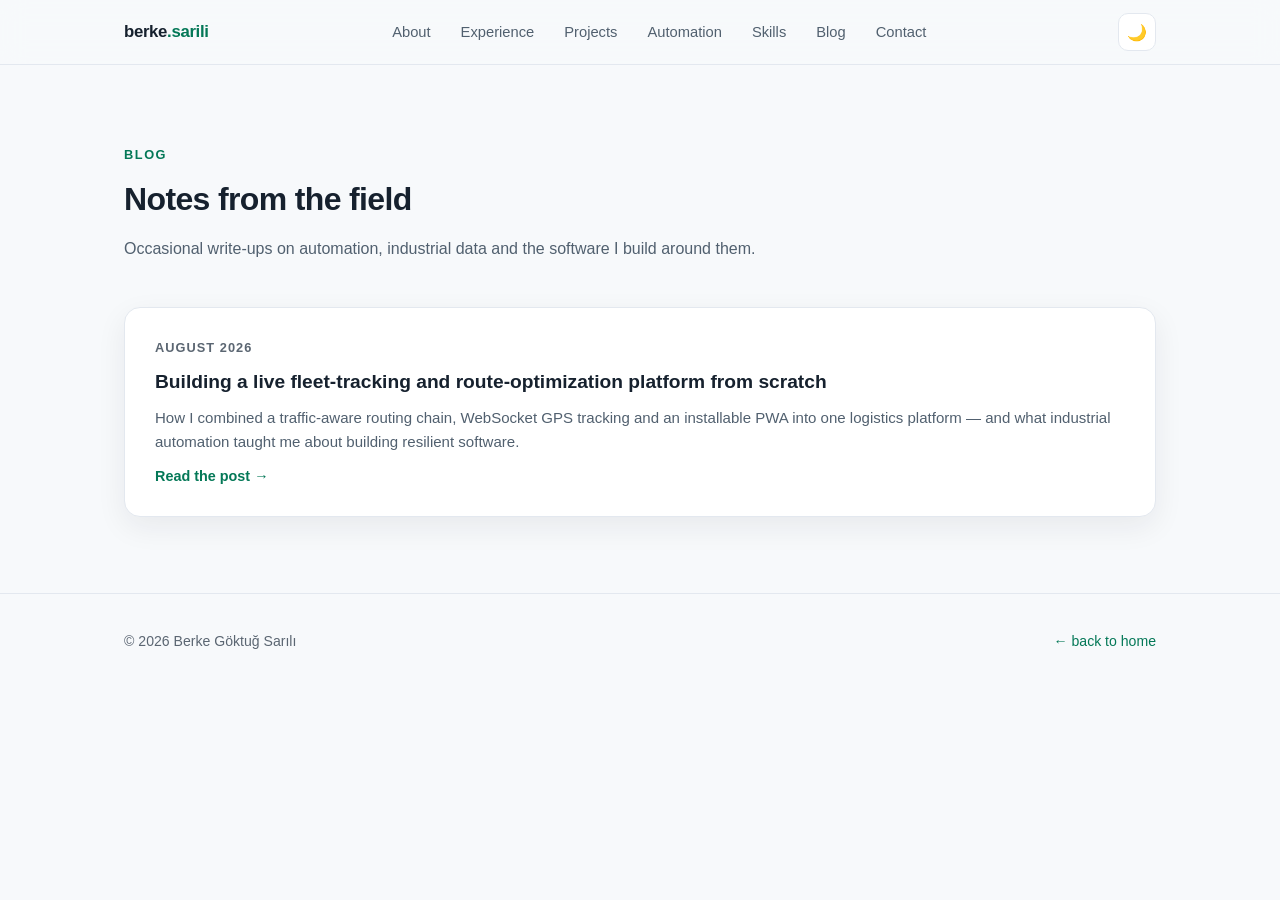
<file: blog/index.html>
<!DOCTYPE html>
<html lang="en">
<head>
  <meta charset="UTF-8" />
  <meta name="viewport" content="width=device-width, initial-scale=1.0" />
  <title>Blog — Berke Göktuğ Sarılı</title>
  <meta name="description" content="Notes on industrial automation, SCADA, PLC programming and full-stack software." />
  <meta name="author" content="Berke Göktuğ Sarılı" />
  <meta name="theme-color" content="#f7f9fb" media="(prefers-color-scheme: light)" />
  <meta name="theme-color" content="#0b1220" media="(prefers-color-scheme: dark)" />
  <script>
    (function () {
      var s = localStorage.getItem("theme");
      var t = s || (window.matchMedia("(prefers-color-scheme: dark)").matches ? "dark" : "light");
      document.documentElement.setAttribute("data-theme", t);
    })();
  </script>
  <link rel="stylesheet" href="../css/style.css" />
  <link rel="icon" href="../favicon.svg" />
  <link rel="canonical" href="https://berkegoktugsarili.github.io/blog/index.html" />
  <meta property="og:type" content="website" />
  <meta property="og:title" content="Blog — Berke Göktuğ Sarılı" />
  <meta property="og:description" content="Notes on industrial automation, SCADA, PLC programming and full-stack software." />
  <meta property="og:url" content="https://berkegoktugsarili.github.io/blog/index.html" />
  <meta property="og:image" content="https://berkegoktugsarili.github.io/og.png" />
  <noscript><style>.reveal{opacity:1;transform:none}</style></noscript>
</head>
<body>

<a class="skip-link" href="#main">Skip to content</a>

<nav class="nav">
  <div class="container nav-inner">
    <a class="nav-logo" href="../index.html">berke<span>.sarili</span></a>
    <ul class="nav-links" id="navLinks">
      <li><a href="../index.html#about">About</a></li>
      <li><a href="../index.html#experience">Experience</a></li>
      <li><a href="../index.html#projects">Projects</a></li>
      <li><a href="../index.html#automation">Automation</a></li>
      <li><a href="../index.html#skills">Skills</a></li>
      <li><a href="index.html">Blog</a></li>
      <li><a href="../index.html#contact">Contact</a></li>
    </ul>
    <div>
      <button class="theme-btn" id="themeBtn" aria-label="Toggle theme">🌙</button>
      <button class="nav-toggle" id="navToggle" aria-label="Menu" aria-expanded="false" aria-controls="navLinks">☰</button>
    </div>
  </div>
</nav>

<section id="main">
  <div class="container">
    <div class="sec-head">
      <span class="tag">Blog</span>
      <h1>Notes from the field</h1>
      <p>Occasional write-ups on automation, industrial data and the software I build around them.</p>
    </div>
    <div class="post-list">
      <a class="post-item" href="route-optimization-platform.html">
        <span class="date">August 2026</span>
        <h3>Building a live fleet-tracking and route-optimization platform from scratch</h3>
        <p>How I combined a traffic-aware routing chain, WebSocket GPS tracking and an installable PWA into one logistics platform — and what industrial automation taught me about building resilient software.</p>
        <span class="read">Read the post →</span>
      </a>
    </div>
  </div>
</section>

<footer>
  <div class="container footer-inner">
    <span>© <span id="year"></span> Berke Göktuğ Sarılı</span>
    <span><a href="../index.html">← back to home</a></span>
  </div>
</footer>

<script src="../js/main.js"></script>
</body>
</html>
</file>
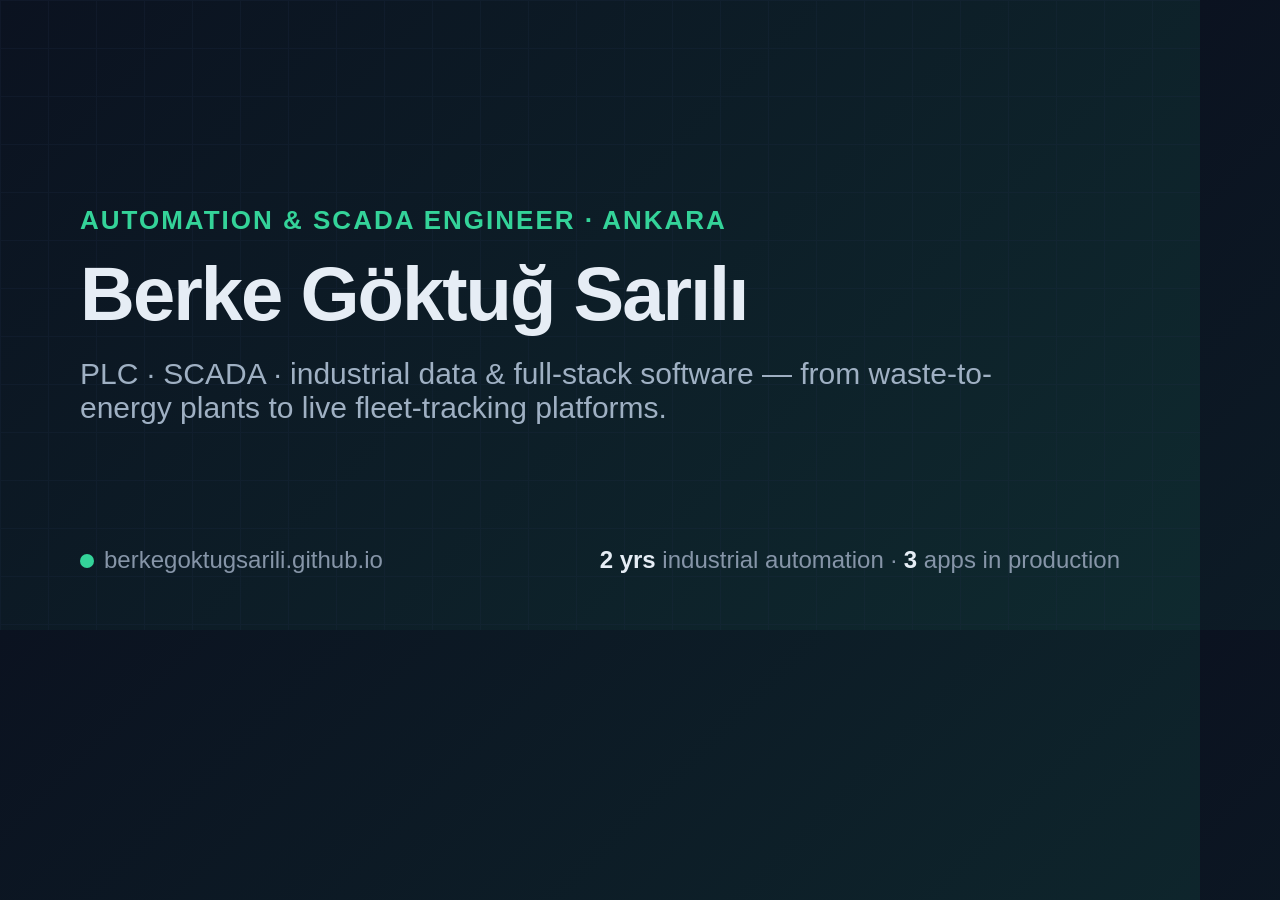
<file: og-card.html>
<!DOCTYPE html>
<html><head><meta charset="UTF-8"><style>
  * { margin:0; box-sizing:border-box; }
  html,body { width:1200px; height:630px; }
  body { font-family:-apple-system,"Segoe UI",Arial,sans-serif;
    background:linear-gradient(135deg,#0b1220 0%,#0f2a2f 100%); color:#e6edf5;
    padding:70px 80px; display:flex; flex-direction:column; justify-content:center; position:relative; overflow:hidden; }
  .grid { position:absolute; inset:0; background-image:linear-gradient(#1f2d47 1px,transparent 1px),linear-gradient(90deg,#1f2d47 1px,transparent 1px); background-size:48px 48px; opacity:.25; }
  .kick { color:#34d399; font-weight:700; font-size:26px; letter-spacing:2px; text-transform:uppercase; margin-bottom:18px; position:relative; }
  h1 { font-size:76px; line-height:1.05; letter-spacing:-2px; position:relative; }
  h1 em { color:#34d399; font-style:normal; }
  p { font-size:30px; color:#9fb0c3; margin-top:24px; max-width:1000px; position:relative; }
  .foot { position:absolute; bottom:56px; left:80px; right:80px; display:flex; justify-content:space-between; align-items:center; color:#8695a8; font-size:24px; }
  .foot b { color:#e6edf5; }
  .dot { display:inline-block; width:14px; height:14px; border-radius:50%; background:#34d399; margin-right:10px; }
</style></head>
<body>
  <div class="grid"></div>
  <div class="kick">Automation &amp; SCADA Engineer · Ankara</div>
  <h1>Berke Göktuğ Sarılı</h1>
  <p>PLC · SCADA · industrial data &amp; full-stack software — from waste-to-energy plants to live fleet-tracking platforms.</p>
  <div class="foot"><span><span class="dot"></span>berkegoktugsarili.github.io</span><span><b>2 yrs</b> industrial automation · <b>3</b> apps in production</span></div>
</body></html>
</file>
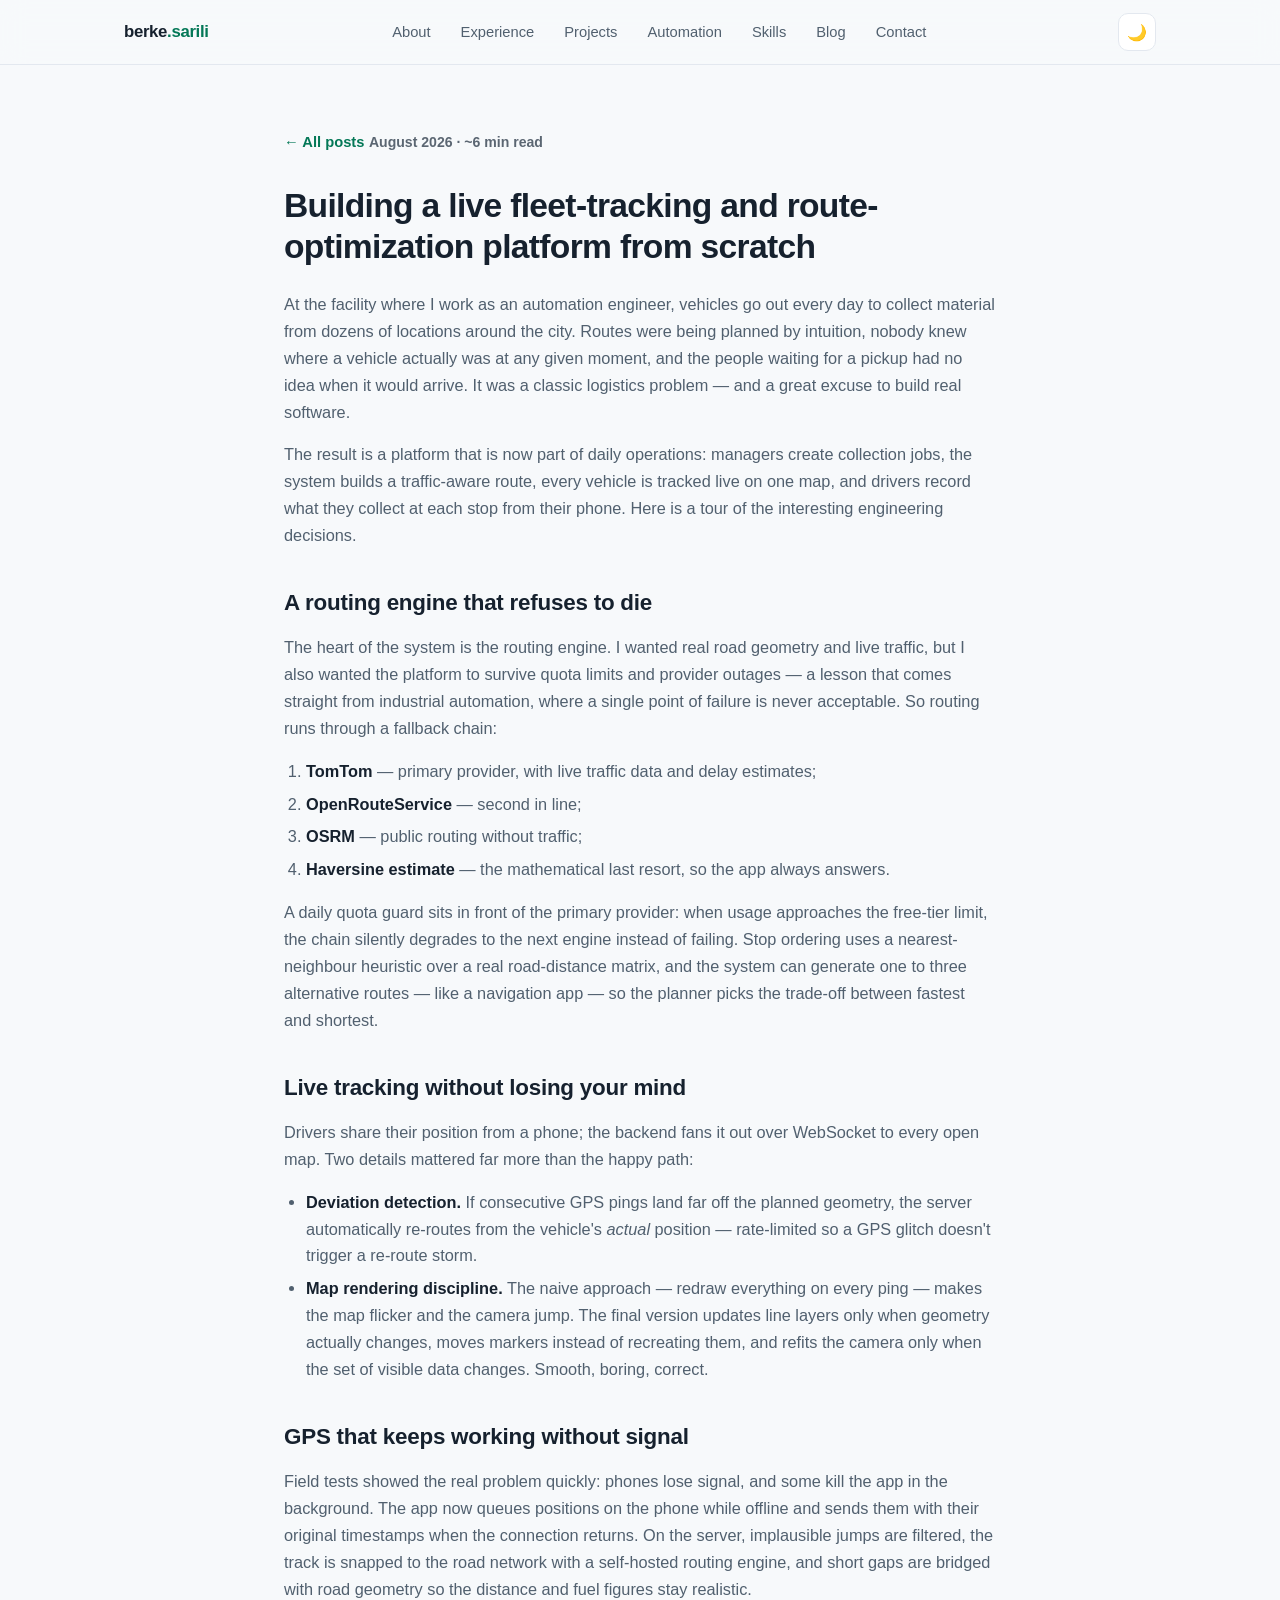
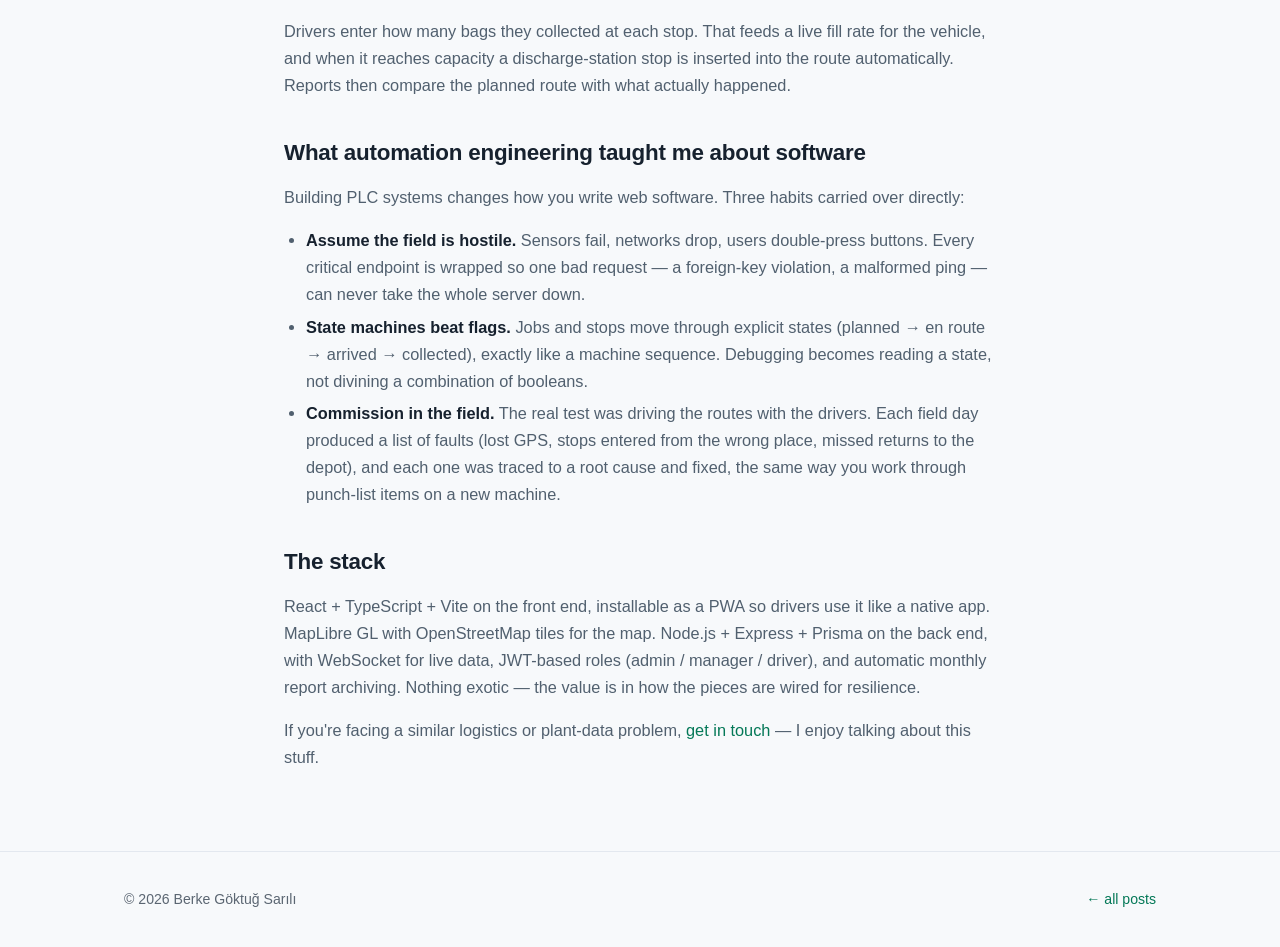
<file: blog/route-optimization-platform.html>
<!DOCTYPE html>
<html lang="en">
<head>
  <meta charset="UTF-8" />
  <meta name="viewport" content="width=device-width, initial-scale=1.0" />
  <title>Building a live fleet-tracking and route-optimization platform — Berke Göktuğ Sarılı</title>
  <meta name="description" content="How I built a traffic-aware route optimization and live fleet tracking platform with React, Node.js, WebSocket and MapLibre." />
  <meta name="author" content="Berke Göktuğ Sarılı" />
  <meta name="theme-color" content="#f7f9fb" media="(prefers-color-scheme: light)" />
  <meta name="theme-color" content="#0b1220" media="(prefers-color-scheme: dark)" />
  <script>
    (function () {
      var s = localStorage.getItem("theme");
      var t = s || (window.matchMedia("(prefers-color-scheme: dark)").matches ? "dark" : "light");
      document.documentElement.setAttribute("data-theme", t);
    })();
  </script>
  <link rel="stylesheet" href="../css/style.css" />
  <link rel="icon" href="../favicon.svg" />
  <link rel="canonical" href="https://berkegoktugsarili.github.io/blog/route-optimization-platform.html" />
  <meta property="og:type" content="article" />
  <meta property="og:title" content="Building a live fleet-tracking & route-optimization platform" />
  <meta property="og:description" content="How I built a traffic-aware route optimization and live fleet-tracking platform with React, Node.js, WebSocket and MapLibre." />
  <meta property="og:url" content="https://berkegoktugsarili.github.io/blog/route-optimization-platform.html" />
  <meta property="og:image" content="https://berkegoktugsarili.github.io/og.png" />
  <noscript><style>.reveal{opacity:1;transform:none}</style></noscript>
</head>
<body>

<a class="skip-link" href="#post">Skip to content</a>

<nav class="nav">
  <div class="container nav-inner">
    <a class="nav-logo" href="../index.html">berke<span>.sarili</span></a>
    <ul class="nav-links" id="navLinks">
      <li><a href="../index.html#about">About</a></li>
      <li><a href="../index.html#experience">Experience</a></li>
      <li><a href="../index.html#projects">Projects</a></li>
      <li><a href="../index.html#automation">Automation</a></li>
      <li><a href="../index.html#skills">Skills</a></li>
      <li><a href="index.html">Blog</a></li>
      <li><a href="../index.html#contact">Contact</a></li>
    </ul>
    <div>
      <button class="theme-btn" id="themeBtn" aria-label="Toggle theme">🌙</button>
      <button class="nav-toggle" id="navToggle" aria-label="Menu" aria-expanded="false" aria-controls="navLinks">☰</button>
    </div>
  </div>
</nav>

<article class="article" id="post">
  <a class="back" href="index.html">← All posts</a>
  <span class="date">August 2026 · ~6 min read</span>
  <h1>Building a live fleet-tracking and route-optimization platform from scratch</h1>

  <p>
    At the facility where I work as an automation engineer, vehicles go out every day to collect
    material from dozens of locations around the city. Routes were being planned by intuition,
    nobody knew where a vehicle actually was at any given moment, and the people waiting for a
    pickup had no idea when it would arrive. It was a classic logistics problem — and a great
    excuse to build real software.
  </p>
  <p>
    The result is a platform that is now part of daily operations: managers create collection jobs,
    the system builds a traffic-aware route, every vehicle is tracked live on one map, and drivers
    record what they collect at each stop from their phone.
    Here is a tour of the interesting engineering decisions.
  </p>

  <h2>A routing engine that refuses to die</h2>
  <p>
    The heart of the system is the routing engine. I wanted real road geometry and live traffic,
    but I also wanted the platform to survive quota limits and provider outages — a lesson that
    comes straight from industrial automation, where a single point of failure is never acceptable.
    So routing runs through a fallback chain:
  </p>
  <ol>
    <li><strong>TomTom</strong> — primary provider, with live traffic data and delay estimates;</li>
    <li><strong>OpenRouteService</strong> — second in line;</li>
    <li><strong>OSRM</strong> — public routing without traffic;</li>
    <li><strong>Haversine estimate</strong> — the mathematical last resort, so the app always answers.</li>
  </ol>
  <p>
    A daily quota guard sits in front of the primary provider: when usage approaches the free-tier
    limit, the chain silently degrades to the next engine instead of failing. Stop ordering uses a
    nearest-neighbour heuristic over a real road-distance matrix, and the system can generate one to
    three alternative routes — like a navigation app — so the planner picks the trade-off between
    fastest and shortest.
  </p>

  <h2>Live tracking without losing your mind</h2>
  <p>
    Drivers share their position from a phone; the backend fans it out over WebSocket to every open
    map. Two details mattered far more than the happy path:
  </p>
  <ul>
    <li>
      <strong>Deviation detection.</strong> If consecutive GPS pings land far off the planned
      geometry, the server automatically re-routes from the vehicle's <em>actual</em> position —
      rate-limited so a GPS glitch doesn't trigger a re-route storm.
    </li>
    <li>
      <strong>Map rendering discipline.</strong> The naive approach — redraw everything on every
      ping — makes the map flicker and the camera jump. The final version updates line layers only
      when geometry actually changes, moves markers instead of recreating them, and refits the
      camera only when the set of visible data changes. Smooth, boring, correct.
    </li>
  </ul>

  <h2>GPS that keeps working without signal</h2>
  <p>
    Field tests showed the real problem quickly: phones lose signal, and some kill the app in the
    background. The app now queues positions on the phone while offline and sends them with their
    original timestamps when the connection returns. On the server, implausible jumps are filtered,
    the track is snapped to the road network with a self-hosted routing engine, and short gaps are
    bridged with road geometry so the distance and fuel figures stay realistic.
  </p>
  <p>
    Drivers enter how many bags they collected at each stop. That feeds a live fill rate for the
    vehicle, and when it reaches capacity a discharge-station stop is inserted into the route
    automatically. Reports then compare the planned route with what actually happened.
  </p>

  <h2>What automation engineering taught me about software</h2>
  <p>
    Building PLC systems changes how you write web software. Three habits carried over directly:
  </p>
  <ul>
    <li>
      <strong>Assume the field is hostile.</strong> Sensors fail, networks drop, users double-press
      buttons. Every critical endpoint is wrapped so one bad request — a foreign-key violation, a
      malformed ping — can never take the whole server down.
    </li>
    <li>
      <strong>State machines beat flags.</strong> Jobs and stops move through explicit states
      (planned → en route → arrived → collected), exactly like a machine sequence. Debugging becomes
      reading a state, not divining a combination of booleans.
    </li>
    <li>
      <strong>Commission in the field.</strong> The real test was driving the routes with the
      drivers. Each field day produced a list of faults (lost GPS, stops entered from the wrong
      place, missed returns to the depot), and each one was traced to a root cause and fixed, the
      same way you work through punch-list items on a new machine.
    </li>
  </ul>

  <h2>The stack</h2>
  <p>
    React + TypeScript + Vite on the front end, installable as a PWA so drivers use it like a native
    app. MapLibre GL with OpenStreetMap tiles for the map. Node.js + Express + Prisma on the back
    end, with WebSocket for live data, JWT-based roles (admin / manager / driver), and automatic
    monthly report archiving. Nothing exotic — the value is in how the pieces are wired for
    resilience.
  </p>
  <p>
    If you're facing a similar logistics or plant-data problem, <a href="../index.html#contact">get
    in touch</a> — I enjoy talking about this stuff.
  </p>
</article>

<footer>
  <div class="container footer-inner">
    <span>© <span id="year"></span> Berke Göktuğ Sarılı</span>
    <span><a href="index.html">← all posts</a></span>
  </div>
</footer>

<script src="../js/main.js"></script>
</body>
</html>
</file>
<file: css/style.css>
/* ============================================================
   Berke Göktuğ Sarılı — personal site
   Plain CSS, no dependencies. Light + dark theme.
   ============================================================ */

:root {
  --accent: #10b981;
  --accent-strong: #047857;
  --accent-soft: rgba(16, 185, 129, 0.12);
  --bg: #f7f9fb;
  --bg-alt: #ffffff;
  --card: #ffffff;
  --card-border: #e3e8ef;
  --text: #16212e;
  --text-soft: #51606f;
  --text-faint: #5b6672;
  --hero-grad-a: #eafaf3;
  --hero-grad-b: #f7f9fb;
  --code-bg: #f1f5f9;
  --shadow: 0 10px 30px rgba(22, 33, 46, 0.07);
  --nav-bg: rgba(247, 249, 251, 0.85);
}

[data-theme="dark"] {
  --accent: #34d399;
  --accent-strong: #10b981;
  --accent-soft: rgba(52, 211, 153, 0.12);
  --bg: #0b1220;
  --bg-alt: #0f1728;
  --card: #131e33;
  --card-border: #1f2d47;
  --text: #e6edf5;
  --text-soft: #9fb0c3;
  --text-faint: #8695a8;
  --hero-grad-a: #0d1a2b;
  --hero-grad-b: #0b1220;
  --code-bg: #0d1626;
  --shadow: 0 10px 30px rgba(0, 0, 0, 0.35);
  --nav-bg: rgba(11, 18, 32, 0.85);
}

* { margin: 0; padding: 0; box-sizing: border-box; }

html { scroll-behavior: smooth; }

body {
  font-family: -apple-system, BlinkMacSystemFont, "Segoe UI", Roboto, "Helvetica Neue", Arial, sans-serif;
  background: var(--bg);
  color: var(--text);
  line-height: 1.65;
  -webkit-font-smoothing: antialiased;
  transition: background 0.3s ease, color 0.3s ease;
}

img, svg { max-width: 100%; display: block; }

a { color: var(--accent-strong); text-decoration: none; }
a:hover { text-decoration: underline; }

.container { max-width: 1080px; margin: 0 auto; padding: 0 24px; }

/* ---------- Nav ---------- */
.nav {
  position: sticky; top: 0; z-index: 50;
  backdrop-filter: blur(12px);
  background: var(--nav-bg);
  border-bottom: 1px solid var(--card-border);
}
.nav-inner {
  display: flex; align-items: center; justify-content: space-between;
  height: 64px;
}
.nav-logo {
  font-weight: 800; font-size: 1.05rem; color: var(--text);
  letter-spacing: -0.02em;
}
.nav-logo:hover { text-decoration: none; }
.nav-logo span { color: var(--accent-strong); }
.nav-links { display: flex; gap: 6px; align-items: center; list-style: none; }
.nav-links a {
  color: var(--text-soft); font-size: 0.92rem; font-weight: 500;
  padding: 8px 12px; border-radius: 8px;
}
.nav-links a:hover { color: var(--text); background: var(--accent-soft); text-decoration: none; }
.theme-btn {
  border: 1px solid var(--card-border); background: var(--card);
  color: var(--text); width: 38px; height: 38px; border-radius: 10px;
  cursor: pointer; font-size: 1rem; margin-left: 8px;
  display: inline-flex; align-items: center; justify-content: center;
}
.theme-btn:hover { border-color: var(--accent); }
.nav-toggle {
  display: none; border: 1px solid var(--card-border); background: var(--card);
  color: var(--text); width: 38px; height: 38px; border-radius: 10px;
  cursor: pointer; font-size: 1.1rem;
}

/* ---------- Hero ---------- */
.hero {
  position: relative; overflow: hidden;
  background: linear-gradient(180deg, var(--hero-grad-a), var(--hero-grad-b));
  padding: 96px 0 80px;
}
.hero-grid-bg {
  position: absolute; inset: 0; pointer-events: none; opacity: 0.5;
}
.hero-inner { position: relative; display: flex; gap: 48px; align-items: center; }
.hero-text { flex: 1.2; }
.hero-kicker {
  display: inline-flex; align-items: center; gap: 8px;
  font-size: 0.85rem; font-weight: 600; color: var(--accent-strong);
  background: var(--accent-soft); border: 1px solid var(--card-border);
  padding: 6px 14px; border-radius: 999px; margin-bottom: 20px;
}
.hero-kicker .dot {
  width: 8px; height: 8px; border-radius: 50%;
  background: var(--accent); animation: pulse 2s infinite;
}
@keyframes pulse { 0%,100% { opacity: 1; } 50% { opacity: 0.35; } }
.hero h1 {
  font-size: clamp(2.2rem, 5vw, 3.4rem);
  line-height: 1.12; letter-spacing: -0.03em; font-weight: 800;
  margin-bottom: 16px;
}
.hero h1 em { font-style: normal; color: var(--accent-strong); }
.hero-sub {
  font-size: 1.12rem; color: var(--text-soft); max-width: 560px; margin-bottom: 30px;
}
.hero-cta { display: flex; gap: 14px; flex-wrap: wrap; }
.hero-avail {
  display: inline-flex; align-items: center; gap: 8px; margin-top: 22px;
  font-size: 0.9rem; font-weight: 600; color: var(--accent-strong);
}
.hero-avail .dot {
  width: 8px; height: 8px; border-radius: 50%;
  background: var(--accent); animation: pulse 2s infinite; flex: none;
}
.btn {
  display: inline-flex; align-items: center; gap: 8px;
  padding: 12px 22px; border-radius: 12px; font-weight: 600; font-size: 0.95rem;
  transition: transform 0.15s ease, box-shadow 0.15s ease;
}
.btn:hover { text-decoration: none; transform: translateY(-2px); }
.btn-primary { background: var(--accent-strong); color: #fff; box-shadow: 0 6px 18px rgba(16,185,129,0.35); }
.btn-primary:hover { background: var(--accent); }
.btn-ghost { border: 1px solid var(--card-border); color: var(--text); background: var(--card); }
.btn-ghost:hover { border-color: var(--accent); }
.hero-art { flex: 1; min-width: 300px; }
.hero-stats {
  display: flex; gap: 32px; margin-top: 40px; flex-wrap: wrap;
}
.stat b { display: block; font-size: 1.5rem; letter-spacing: -0.02em; }
.stat span { font-size: 0.85rem; color: var(--text-faint); }

/* ---------- Sections ---------- */
section { padding: 76px 0; }
section.alt { background: var(--bg-alt); border-top: 1px solid var(--card-border); border-bottom: 1px solid var(--card-border); }
.sec-head { margin-bottom: 44px; max-width: 640px; }
.sec-head .tag {
  font-size: 0.8rem; font-weight: 700; text-transform: uppercase;
  letter-spacing: 0.12em; color: var(--accent-strong);
}
.sec-head h1, .sec-head h2 { font-size: 2rem; letter-spacing: -0.02em; margin: 6px 0 10px; font-weight: 800; }
.sec-head p { color: var(--text-soft); }

/* ---------- About ---------- */
.about-grid { display: grid; grid-template-columns: 1.6fr 1fr; gap: 40px; align-items: start; }
.about-grid p + p { margin-top: 14px; }
.about-grid p { color: var(--text-soft); }
.about-grid p strong { color: var(--text); }
.fact-card {
  background: var(--card); border: 1px solid var(--card-border);
  border-radius: 16px; padding: 24px; box-shadow: var(--shadow);
}
.fact-card h3 { font-size: 0.95rem; margin-bottom: 14px; }
.fact-card ul { list-style: none; }
.fact-card li {
  display: flex; justify-content: space-between; gap: 12px;
  padding: 9px 0; border-bottom: 1px dashed var(--card-border);
  font-size: 0.9rem;
}
.fact-card li:last-child { border-bottom: none; }
.fact-card li span:first-child { color: var(--text-faint); }
.fact-card li span:last-child { font-weight: 600; text-align: right; }

/* ---------- Timeline ---------- */
.timeline { position: relative; margin-left: 10px; }
.timeline::before {
  content: ""; position: absolute; left: 0; top: 6px; bottom: 6px;
  width: 2px; background: var(--card-border);
}
.tl-item { position: relative; padding: 0 0 36px 32px; }
.tl-item:last-child { padding-bottom: 0; }
.tl-item::before {
  content: ""; position: absolute; left: -6px; top: 6px;
  width: 14px; height: 14px; border-radius: 50%;
  background: var(--accent); border: 3px solid var(--bg);
}
section.alt .tl-item::before { border-color: var(--bg-alt); }
.tl-date { font-size: 0.82rem; font-weight: 700; color: var(--accent-strong); text-transform: uppercase; letter-spacing: 0.06em; }
.tl-item h3 { font-size: 1.15rem; margin: 4px 0 2px; }
.tl-item .tl-org { color: var(--text-faint); font-size: 0.92rem; margin-bottom: 10px; }
.tl-item ul { margin-left: 18px; color: var(--text-soft); font-size: 0.95rem; }
.tl-item li { margin-bottom: 5px; }

/* ---------- Projects ---------- */
.proj-featured { display: grid; gap: 28px; margin-bottom: 28px; }
.proj-card {
  background: var(--card); border: 1px solid var(--card-border);
  border-radius: 20px; overflow: hidden; box-shadow: var(--shadow);
  display: grid; grid-template-columns: 1.1fr 1fr;
}
.proj-card:nth-child(even) { grid-template-columns: 1fr 1.1fr; }
.proj-card:nth-child(even) .proj-art { order: 2; }
.proj-art {
  background: var(--code-bg);
  display: flex; align-items: center; justify-content: center;
  padding: 28px; border-right: 1px solid var(--card-border);
}
.proj-card:nth-child(even) .proj-art { border-right: none; border-left: 1px solid var(--card-border); }
.proj-body { padding: 32px; }
.proj-body .role { font-size: 0.8rem; font-weight: 700; color: var(--accent-strong); text-transform: uppercase; letter-spacing: 0.1em; }
.proj-body h3 { font-size: 1.35rem; margin: 6px 0 12px; letter-spacing: -0.01em; }
.proj-body p { color: var(--text-soft); font-size: 0.96rem; margin-bottom: 14px; }
.proj-body ul { margin: 0 0 16px 18px; color: var(--text-soft); font-size: 0.92rem; }
.proj-body li { margin-bottom: 4px; }
.proj-stats {
  display: flex; flex-wrap: wrap; gap: 12px; margin-bottom: 18px;
}
.proj-stats .ps {
  flex: 1; min-width: 96px; text-align: center;
  background: var(--code-bg); border: 1px solid var(--card-border);
  border-radius: 12px; padding: 10px 8px;
}
.proj-stats .ps b { display: block; font-size: 1.15rem; letter-spacing: -0.02em; color: var(--accent-strong); }
.proj-stats .ps span { font-size: 0.72rem; color: var(--text-faint); line-height: 1.3; display: block; }
.chips { display: flex; flex-wrap: wrap; gap: 8px; }
.chip {
  font-size: 0.78rem; font-weight: 600; padding: 5px 11px;
  border-radius: 999px; background: var(--accent-soft);
  color: var(--accent-strong); border: 1px solid var(--card-border);
}
.proj-small-grid { display: grid; grid-template-columns: repeat(3, 1fr); gap: 22px; }
.proj-small {
  background: var(--card); border: 1px solid var(--card-border);
  border-radius: 16px; padding: 26px; box-shadow: var(--shadow);
  display: flex; flex-direction: column; gap: 10px;
}
.proj-small .icon {
  width: 46px; height: 46px; border-radius: 12px; background: var(--accent-soft);
  display: flex; align-items: center; justify-content: center; font-size: 1.4rem;
}
.proj-small h3 { font-size: 1.05rem; }
.proj-small p { color: var(--text-soft); font-size: 0.9rem; flex: 1; }

/* ---------- Automation ---------- */
.auto-grid { display: grid; grid-template-columns: repeat(2, 1fr); gap: 22px; }
.auto-card {
  background: var(--card); border: 1px solid var(--card-border);
  border-radius: 16px; padding: 26px; box-shadow: var(--shadow);
}
.auto-card .icon {
  width: 46px; height: 46px; border-radius: 12px; background: var(--accent-soft);
  display: flex; align-items: center; justify-content: center;
  font-size: 1.35rem; margin-bottom: 14px;
}
.auto-card h3 { font-size: 1.08rem; margin-bottom: 8px; }
.auto-card p { color: var(--text-soft); font-size: 0.92rem; }
.cap-strip {
  margin-top: 34px; background: var(--card); border: 1px solid var(--card-border);
  border-radius: 16px; padding: 26px 30px; box-shadow: var(--shadow);
}
.cap-strip h3 { font-size: 1.05rem; margin-bottom: 14px; }
.cap-strip ul { columns: 2; gap: 40px; list-style: none; }
.cap-strip li {
  break-inside: avoid; padding: 7px 0 7px 26px; position: relative;
  color: var(--text-soft); font-size: 0.93rem;
}
.cap-strip li::before {
  content: "✓"; position: absolute; left: 0; color: var(--accent-strong); font-weight: 800;
}

/* ---------- Skills ---------- */
.skill-grid { display: grid; grid-template-columns: repeat(3, 1fr); gap: 22px; }
.skill-card {
  background: var(--card); border: 1px solid var(--card-border);
  border-radius: 16px; padding: 26px; box-shadow: var(--shadow);
}
.skill-card h3 {
  font-size: 1rem; margin-bottom: 14px; display: flex; align-items: center; gap: 10px;
}
.skill-card h3 .icon { font-size: 1.2rem; }
.skill-card .chips .chip { background: var(--code-bg); color: var(--text-soft); }

/* ---------- Certs ---------- */
.cert-grid { display: grid; grid-template-columns: repeat(2, 1fr); gap: 12px; }
.cert {
  display: flex; gap: 12px; align-items: baseline;
  background: var(--card); border: 1px solid var(--card-border);
  border-radius: 12px; padding: 14px 18px; font-size: 0.9rem;
}
.cert b { font-weight: 600; }
.cert span { color: var(--text-faint); font-size: 0.82rem; margin-left: auto; white-space: nowrap; }

/* ---------- Blog preview / listing ---------- */
.post-list { display: grid; gap: 18px; }
.post-item {
  background: var(--card); border: 1px solid var(--card-border);
  border-radius: 16px; padding: 26px 30px; box-shadow: var(--shadow);
  display: block; color: inherit; transition: border-color 0.15s ease, transform 0.15s ease;
}
.post-item:hover { text-decoration: none; border-color: var(--accent); transform: translateY(-2px); }
.post-item .date { font-size: 0.8rem; color: var(--text-faint); font-weight: 600; text-transform: uppercase; letter-spacing: 0.08em; }
.post-item h3 { font-size: 1.2rem; margin: 6px 0 8px; color: var(--text); }
.post-item p { color: var(--text-soft); font-size: 0.94rem; }
.post-item .read { color: var(--accent-strong); font-weight: 600; font-size: 0.9rem; margin-top: 10px; display: inline-block; }

/* ---------- Article ---------- */
.article { max-width: 760px; margin: 0 auto; padding: 64px 24px; }
.article .date { color: var(--text-faint); font-size: 0.88rem; font-weight: 600; }
.article h1 { font-size: 2.1rem; letter-spacing: -0.02em; line-height: 1.2; margin: 8px 0 24px; }
.article h2 { font-size: 1.4rem; margin: 36px 0 12px; letter-spacing: -0.01em; }
.article p, .article li { color: var(--text-soft); font-size: 1.02rem; }
.article p { margin-bottom: 16px; }
.article ul, .article ol { margin: 0 0 16px 22px; }
.article li { margin-bottom: 6px; }
.article strong { color: var(--text); }
.article code {
  background: var(--code-bg); border: 1px solid var(--card-border);
  border-radius: 6px; padding: 2px 7px; font-size: 0.88em;
  font-family: ui-monospace, "Cascadia Code", Consolas, monospace;
}
.article .back { display: inline-block; margin-bottom: 24px; font-weight: 600; font-size: 0.92rem; }

/* ---------- Contact ---------- */
.contact-card {
  background: linear-gradient(135deg, var(--accent-strong), #0e7490);
  border-radius: 24px; padding: 56px 48px; color: #fff; text-align: center;
}
.contact-card h2 { font-size: 2rem; letter-spacing: -0.02em; margin-bottom: 10px; }
.contact-card p { opacity: 0.9; max-width: 520px; margin: 0 auto 28px; }
.contact-card .btn-white {
  background: #fff; color: #0f766e; font-weight: 700;
}
.contact-links { display: flex; gap: 14px; justify-content: center; flex-wrap: wrap; }
.contact-card .btn-outline { border: 1.5px solid rgba(255,255,255,0.6); color: #fff; }
.contact-card .btn-outline:hover { background: rgba(255,255,255,0.12); }

/* ---------- Footer ---------- */
footer {
  padding: 36px 0; border-top: 1px solid var(--card-border);
  color: var(--text-faint); font-size: 0.88rem;
}
.footer-inner { display: flex; justify-content: space-between; gap: 16px; flex-wrap: wrap; }

/* ---------- Reveal on scroll ---------- */
.reveal { opacity: 0; transform: translateY(22px); transition: opacity 0.6s ease, transform 0.6s ease; }
.reveal.in { opacity: 1; transform: none; }
@media (prefers-reduced-motion: reduce) {
  .reveal { opacity: 1; transform: none; transition: none; }
  html { scroll-behavior: auto; }
  .hero-kicker .dot, .hero-avail .dot { animation: none; }
  .btn:hover, .post-item:hover, .proj-small:hover { transform: none; }
}

/* ---------- Skip link (accessibility) ---------- */
.skip-link {
  position: absolute; left: 8px; top: -48px; z-index: 100;
  background: var(--accent-strong); color: #fff; padding: 10px 16px;
  border-radius: 8px; font-weight: 600; font-size: 0.9rem;
  transition: top 0.15s ease;
}
.skip-link:focus { top: 8px; text-decoration: none; }

/* ---------- Responsive ---------- */
@media (max-width: 900px) {
  .hero-inner { flex-direction: column; }
  .hero-art { width: 100%; min-width: 0; }
  .about-grid, .auto-grid, .cert-grid { grid-template-columns: 1fr; }
  .skill-grid, .proj-small-grid { grid-template-columns: 1fr; }
  .proj-card, .proj-card:nth-child(even) { grid-template-columns: 1fr; }
  .proj-card:nth-child(even) .proj-art { order: 0; border-left: none; }
  .proj-art { border-right: none; border-bottom: 1px solid var(--card-border); }
  .cap-strip ul { columns: 1; }
  .nav-links {
    position: absolute; top: 64px; left: 0; right: 0;
    background: var(--bg-alt); border-bottom: 1px solid var(--card-border);
    flex-direction: column; align-items: stretch; padding: 12px 20px; gap: 2px;
    display: none;
  }
  .nav-links.open { display: flex; }
  .nav-toggle { display: inline-flex; align-items: center; justify-content: center; }
}

/* ---------- Print (clean PDF / paper output) ---------- */
@media print {
  .nav, .theme-btn, .nav-toggle, .hero-art, .hero-grid-bg, .skip-link { display: none; }
  .reveal { opacity: 1 !important; transform: none !important; }
  body { background: #fff; color: #000; }
  section, .hero { padding: 18px 0; }
  .proj-card, .fact-card, .auto-card, .skill-card, .post-item, .cert, .cap-strip {
    box-shadow: none; border: 1px solid #ccc; break-inside: avoid;
  }
  a { color: #000; text-decoration: underline; }
  a[href^="http"]::after { content: " (" attr(href) ")"; font-size: 0.8em; color: #555; }
}
</file>
